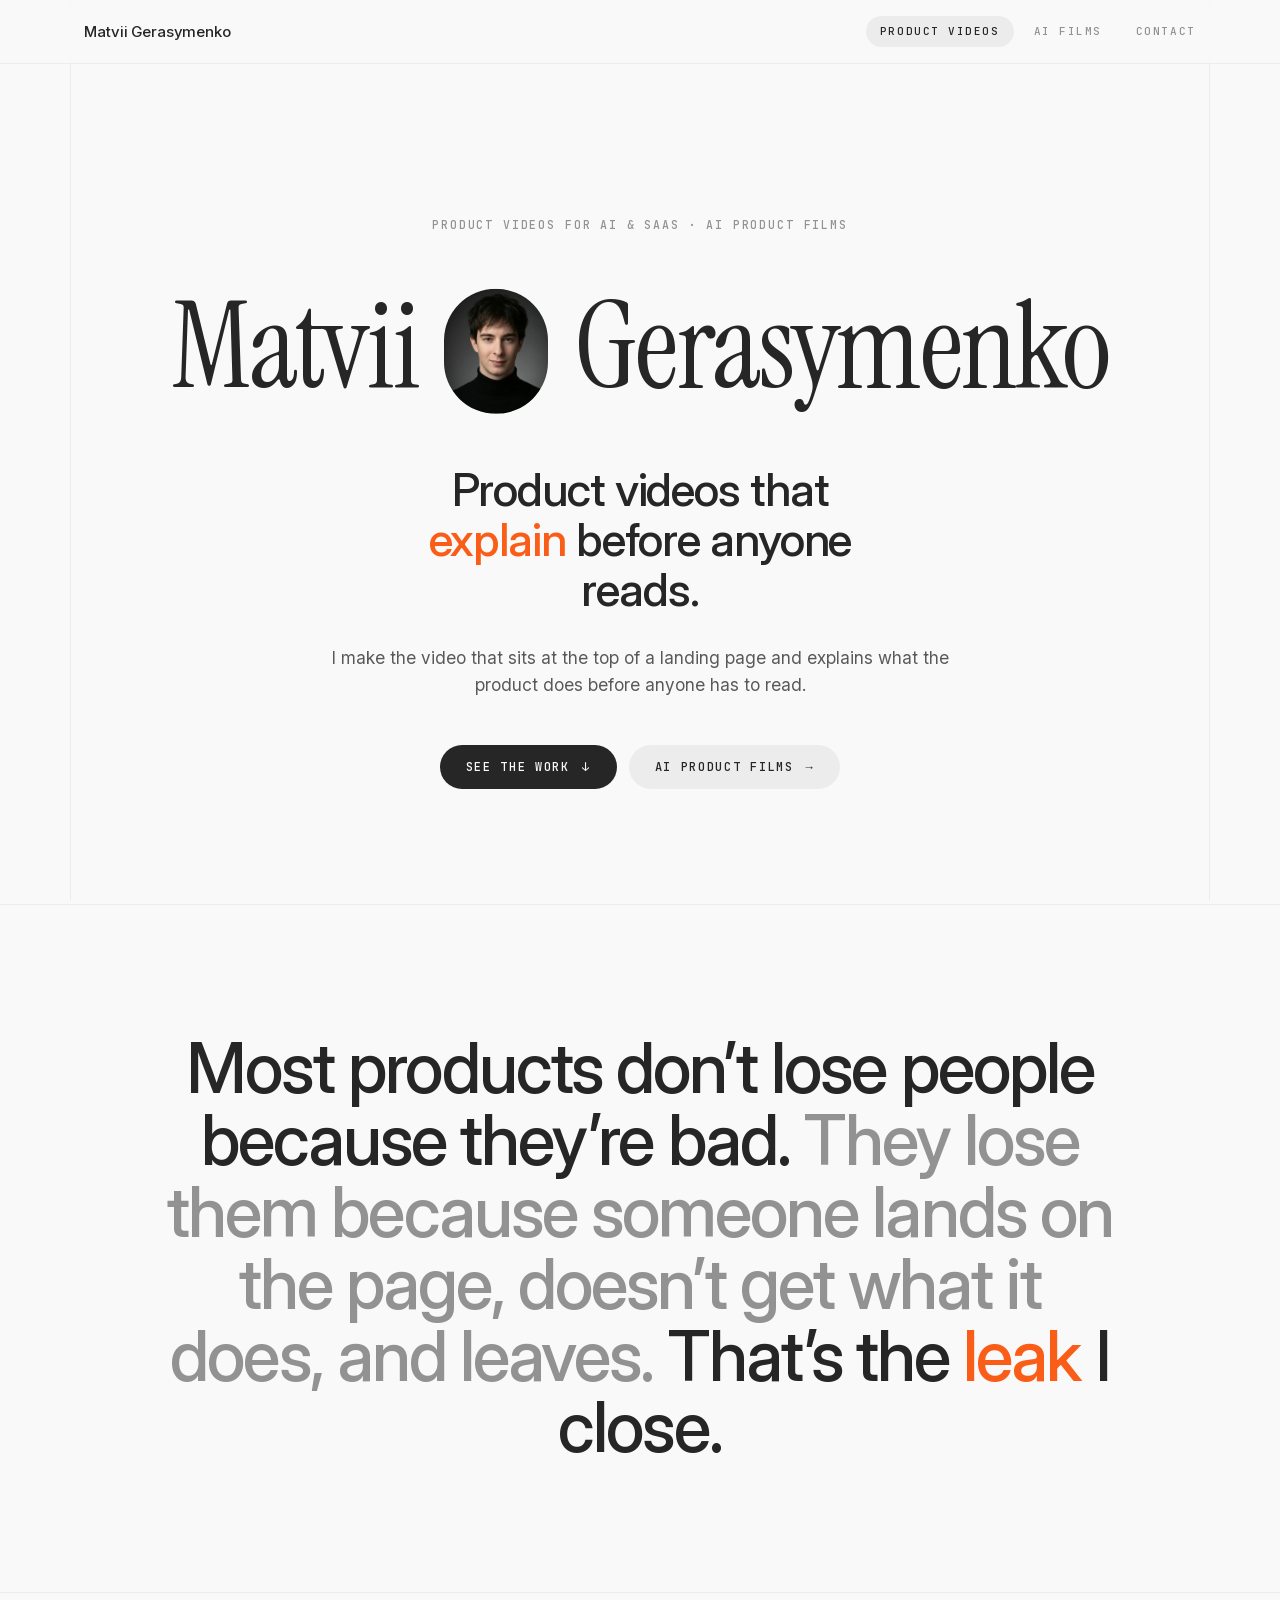
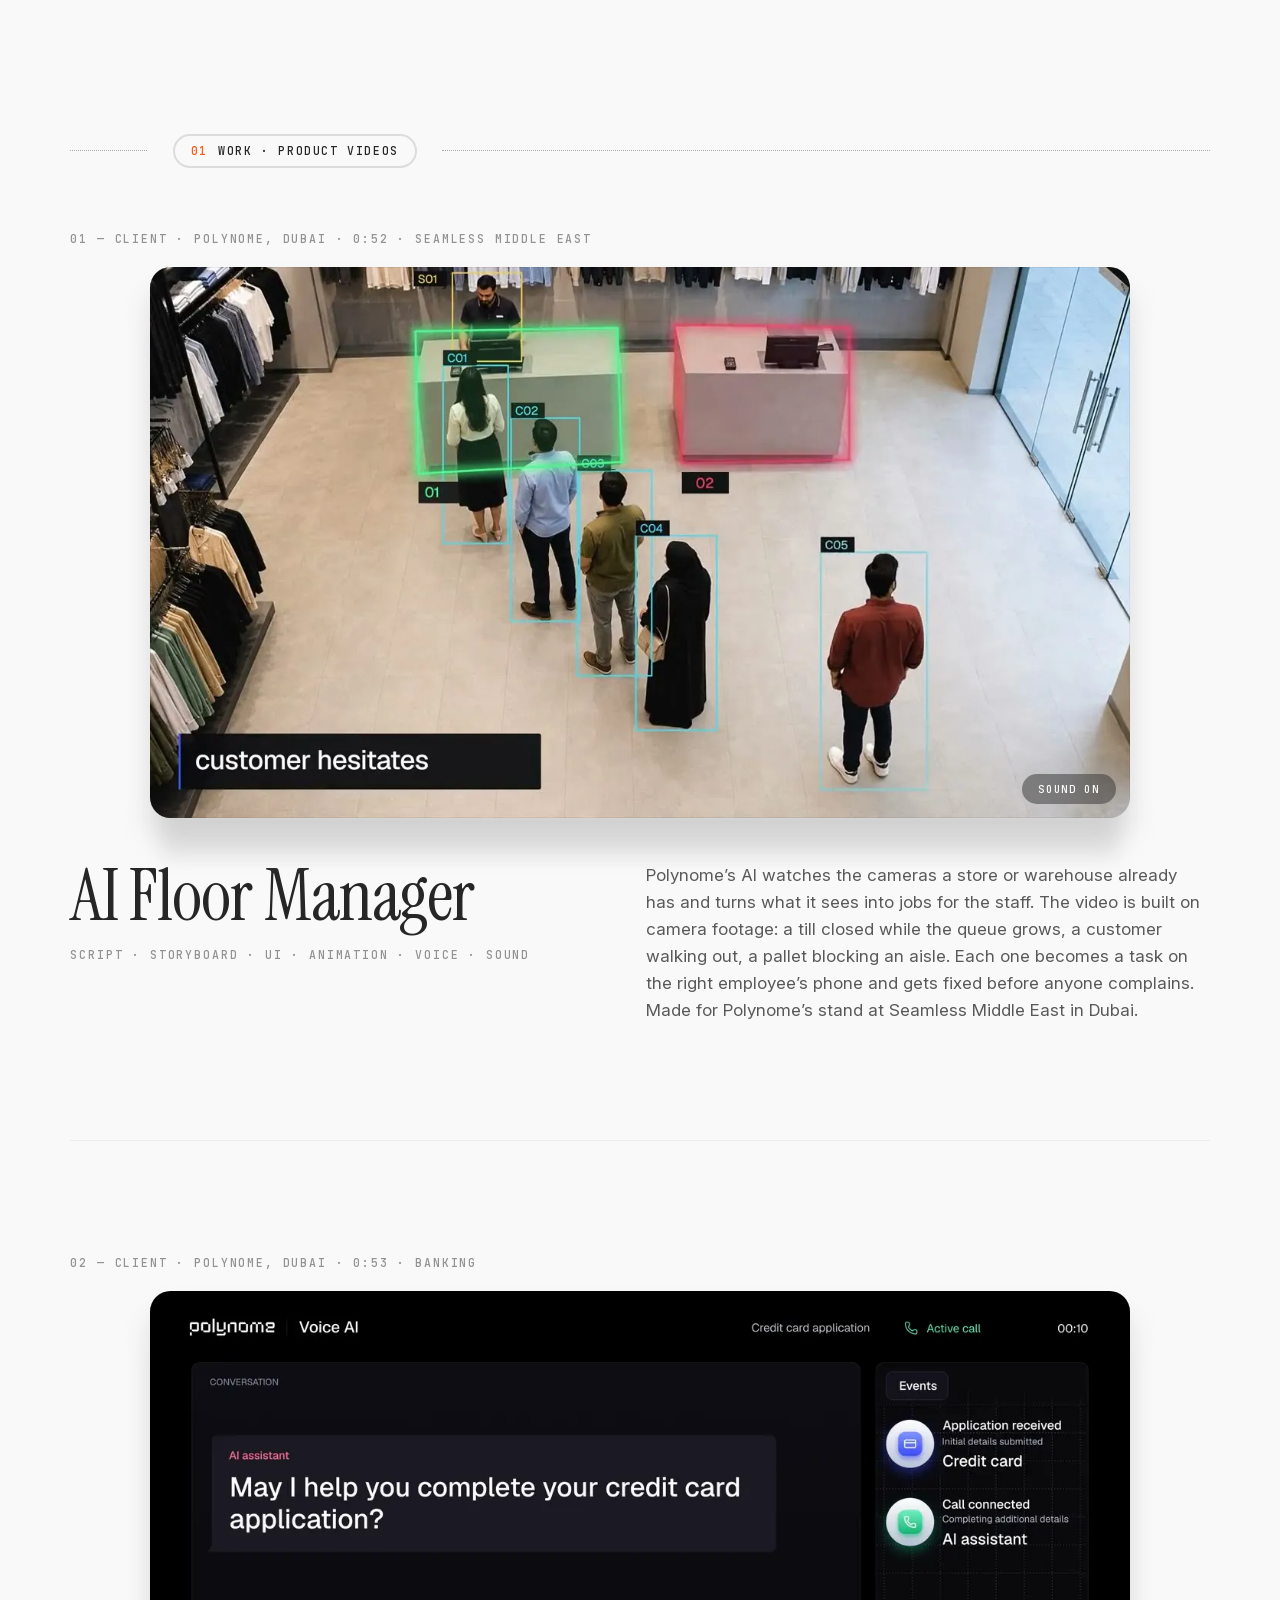
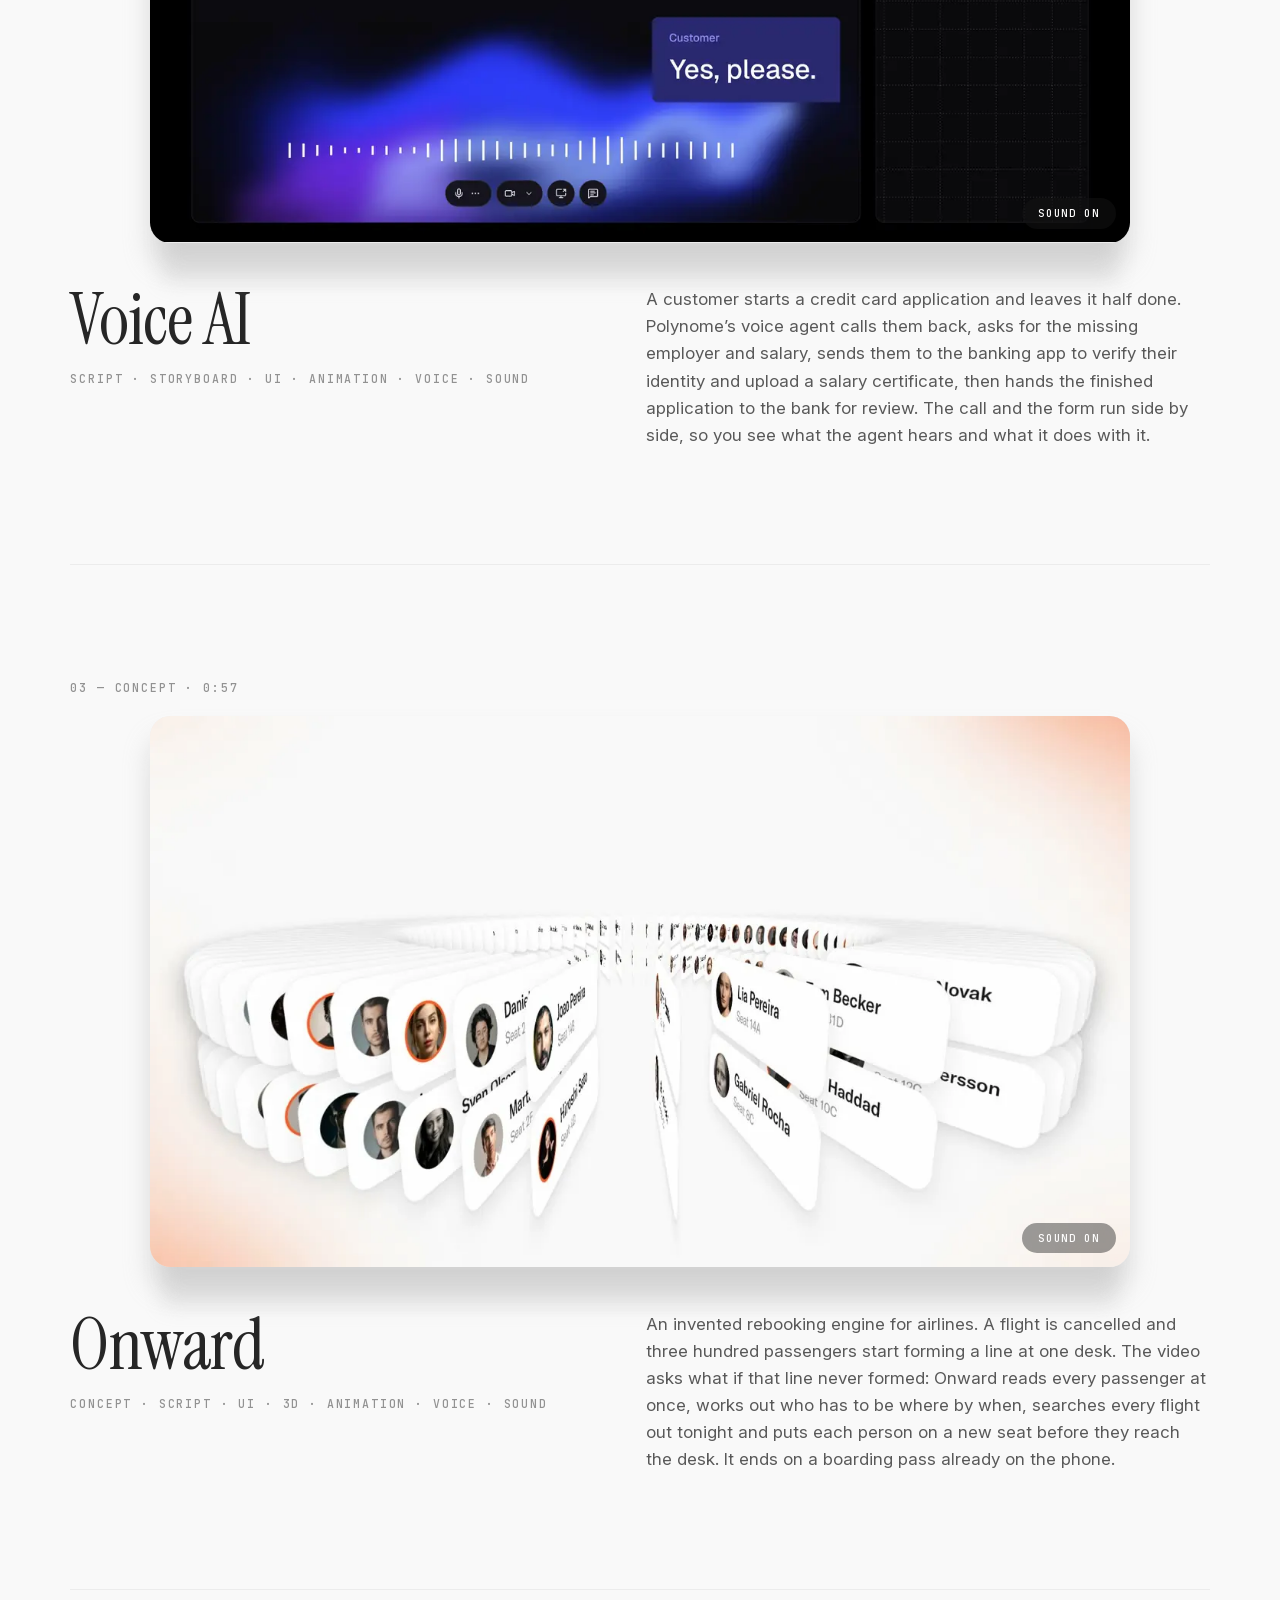
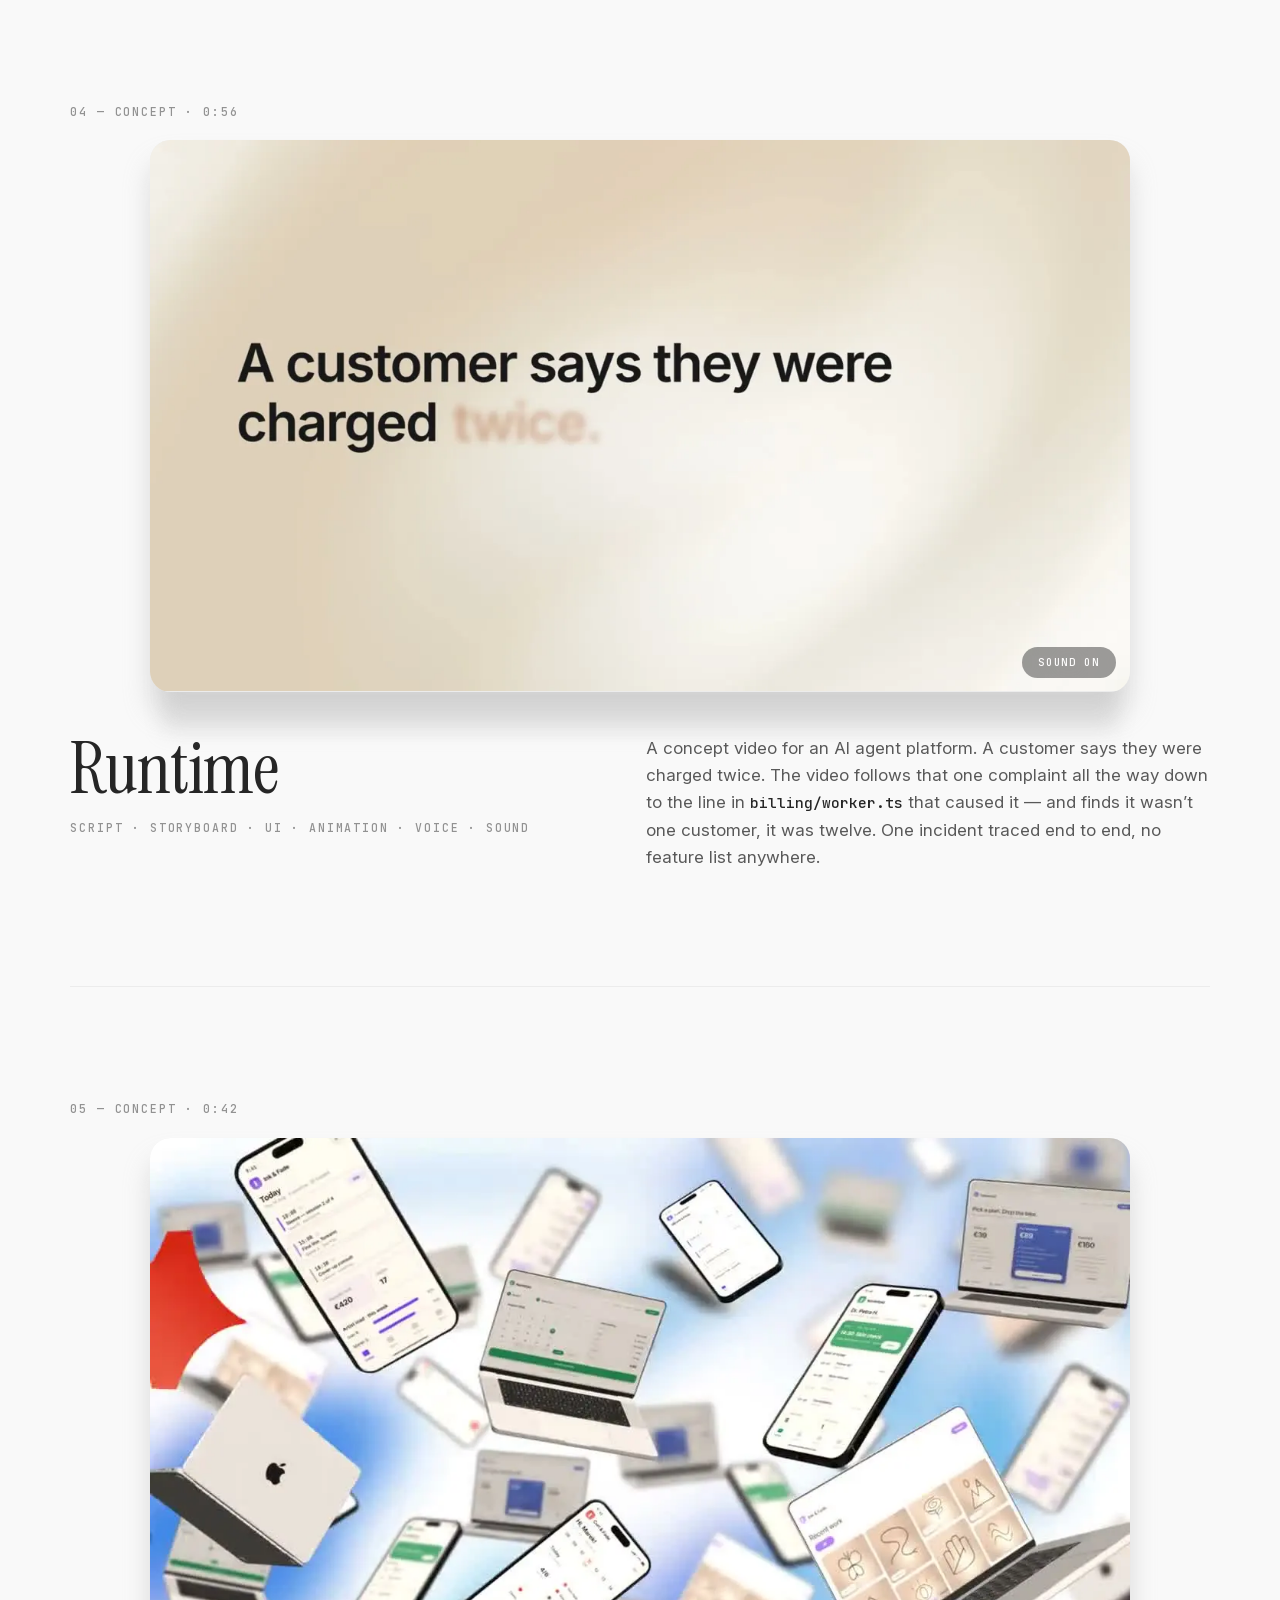
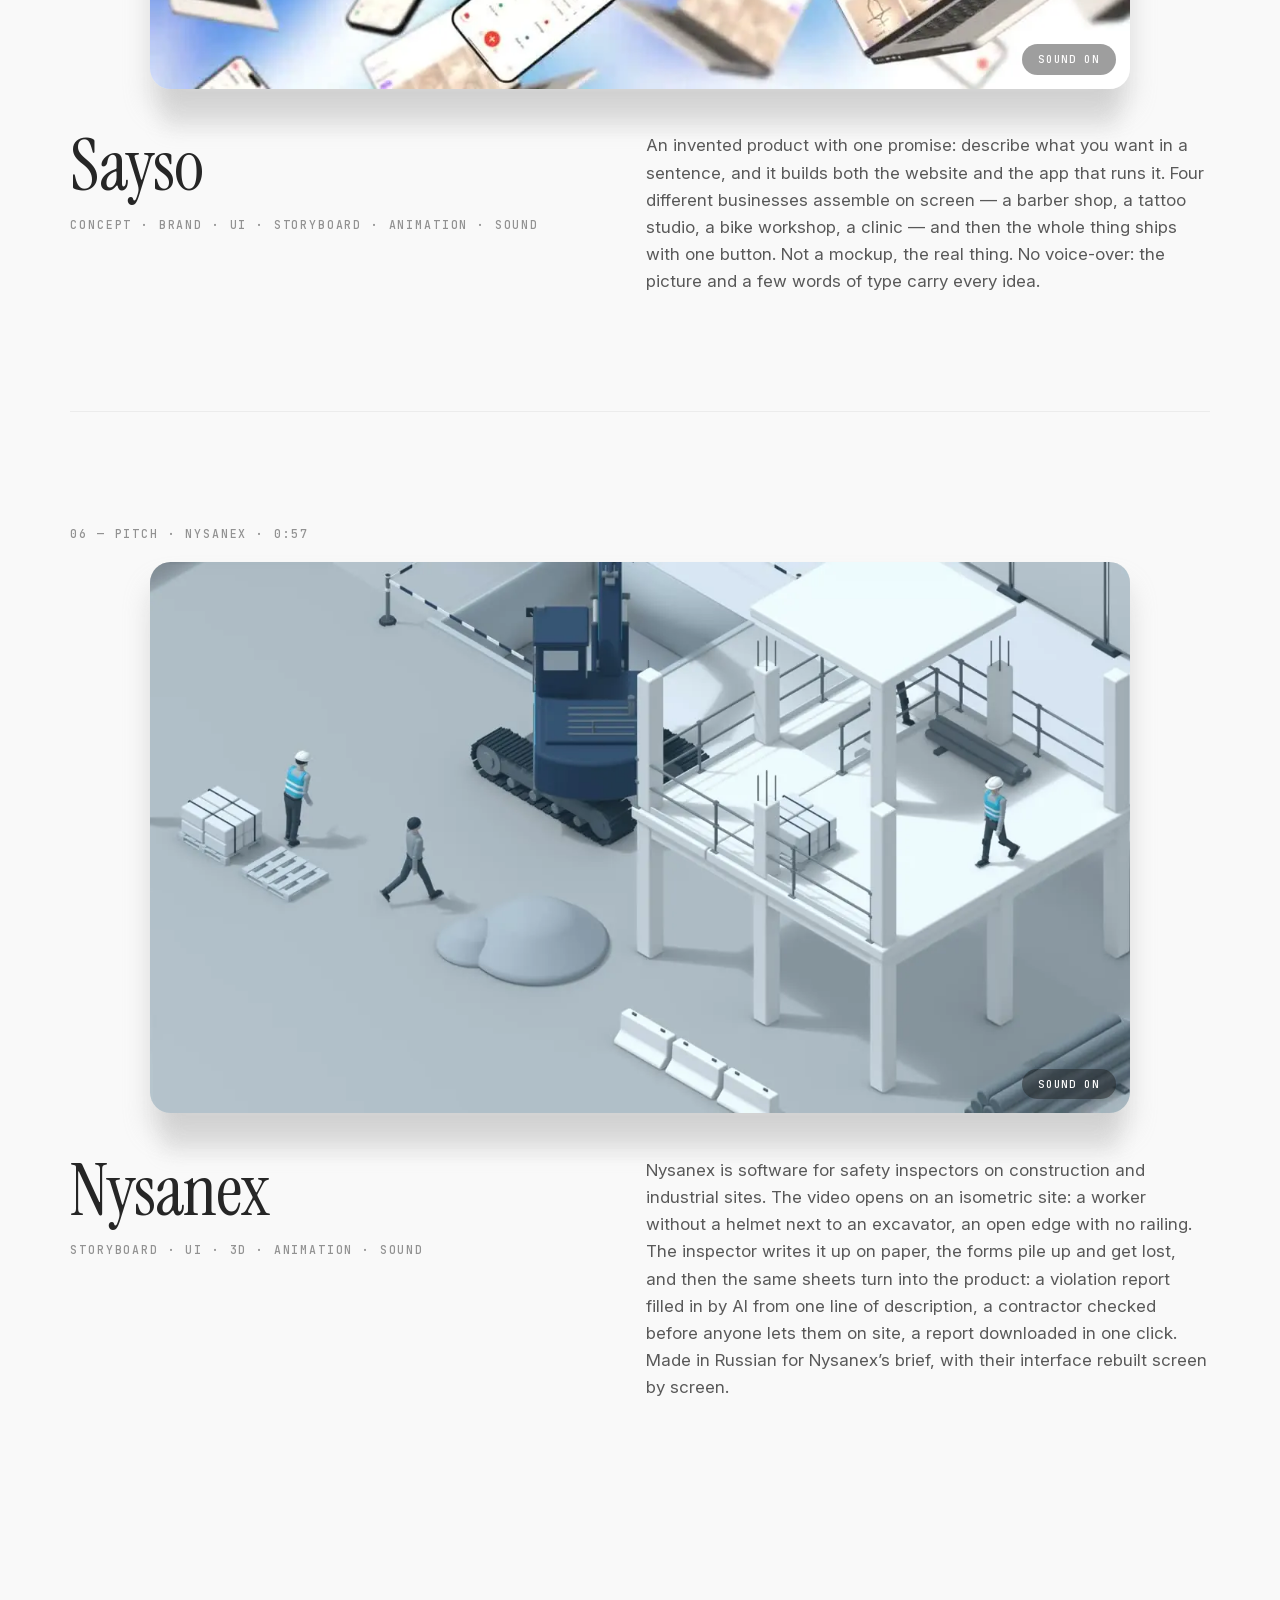
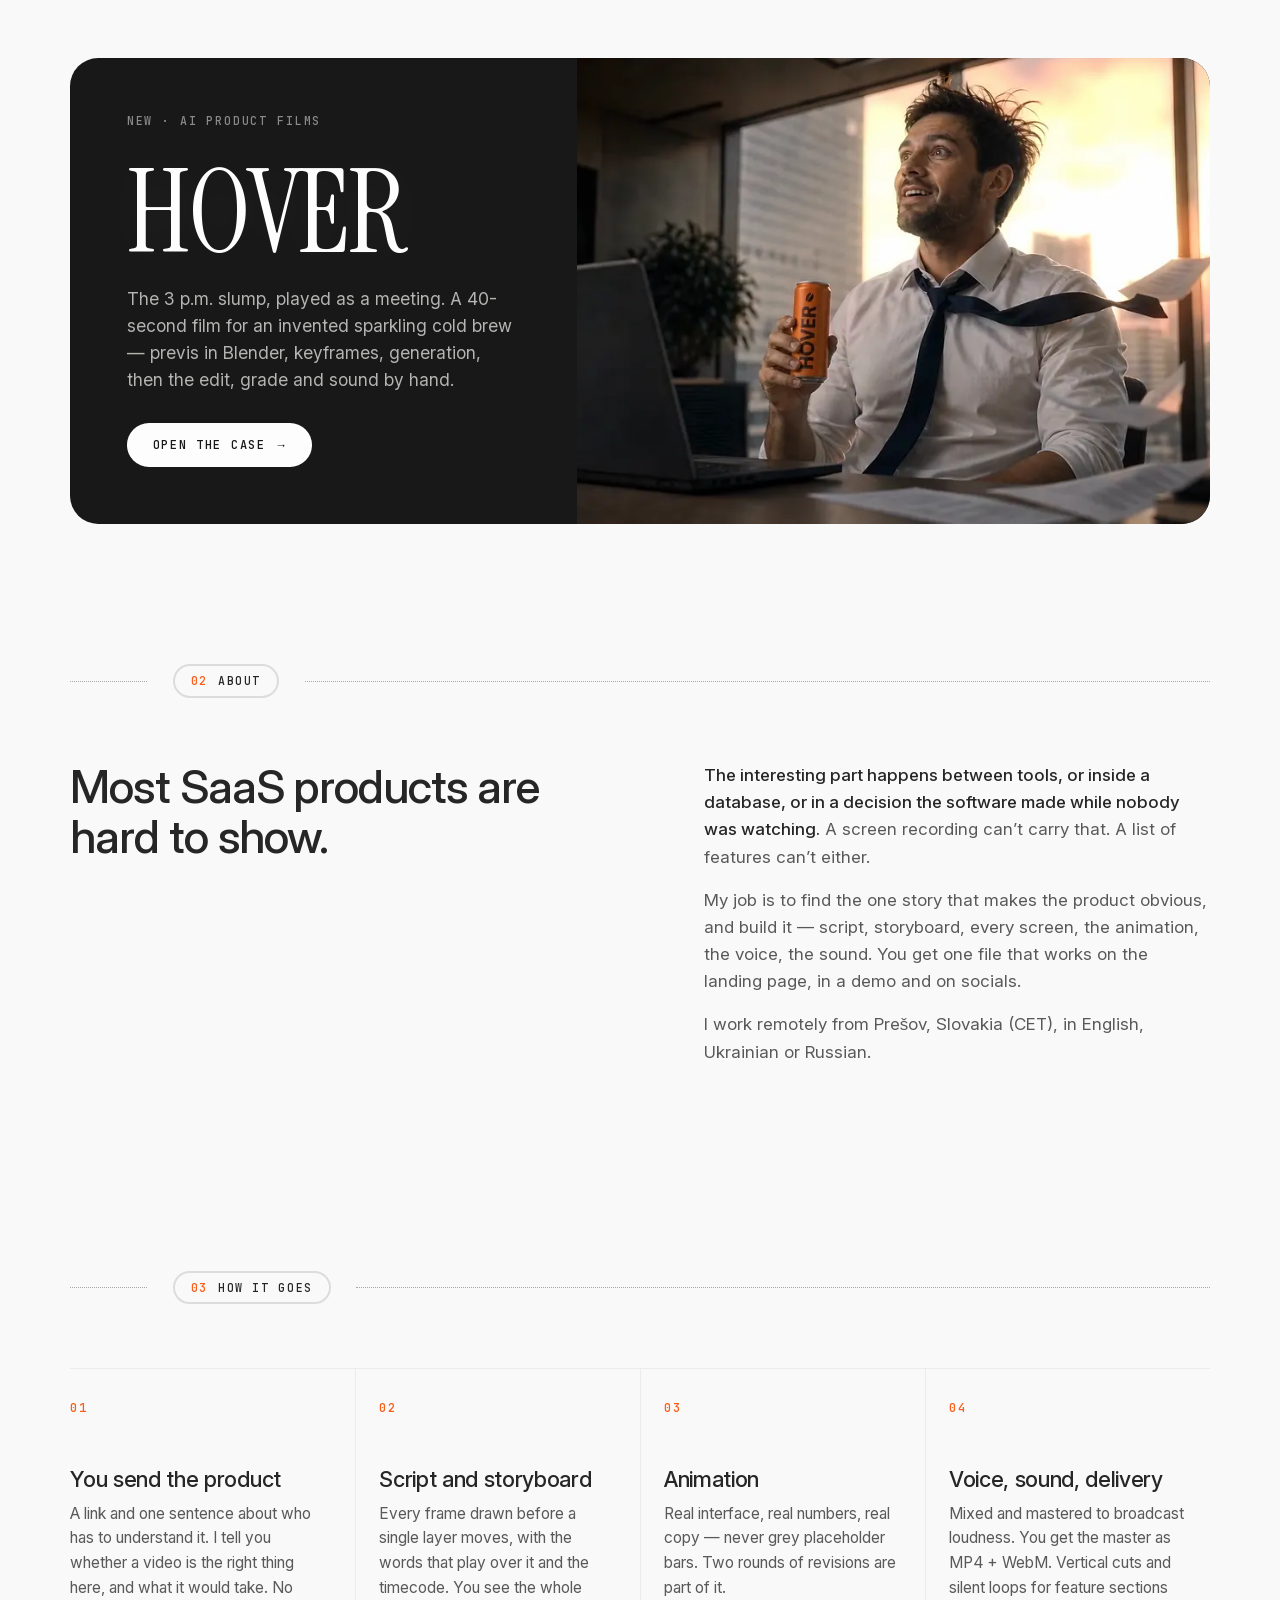
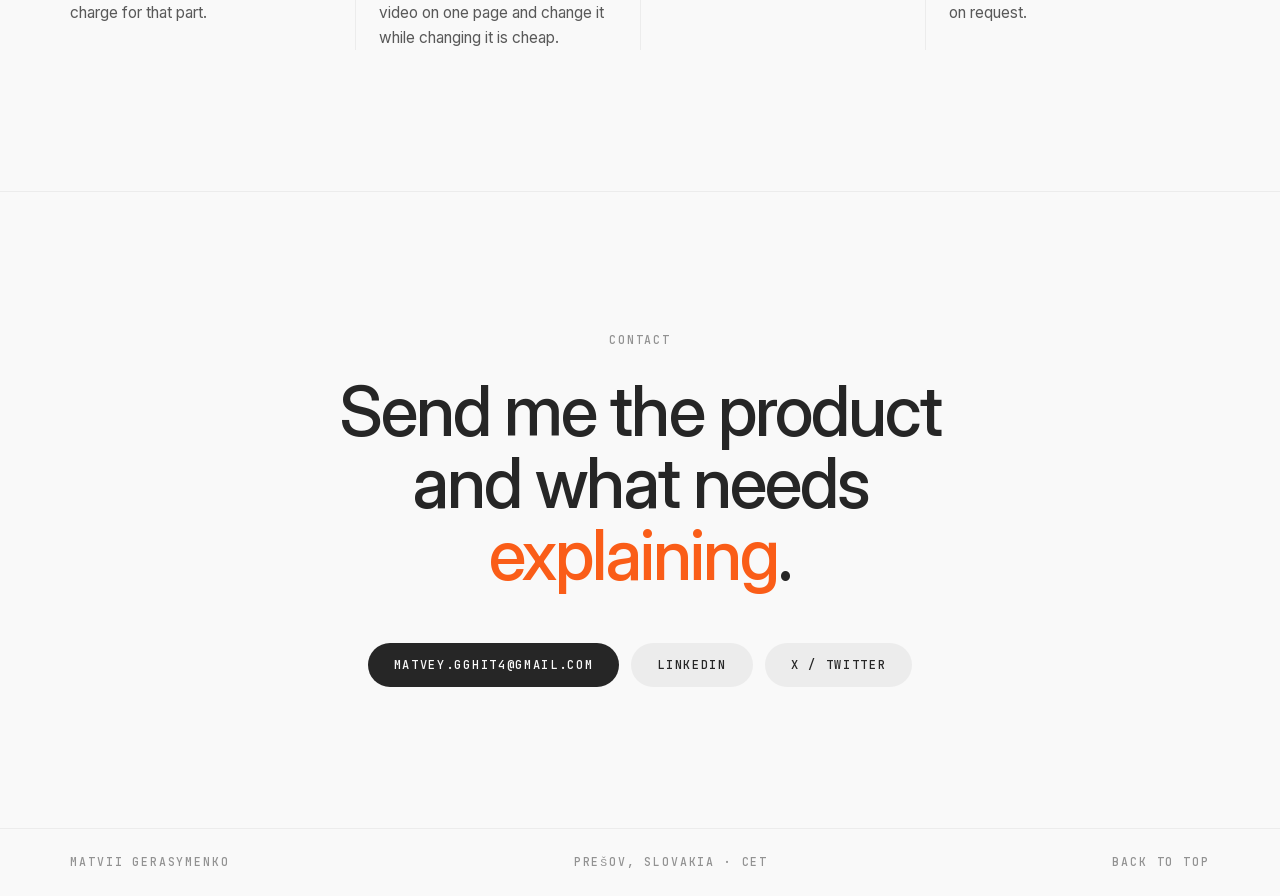
<file: index.html>
<!doctype html>
<html lang="en">
<head>
<meta charset="utf-8">
<meta name="viewport" content="width=device-width,initial-scale=1">
<title>Matvii Gerasymenko — Product videos for AI &amp; SaaS</title>
<meta name="description" content="Product videos for AI and SaaS products that are hard to show, built from the real interface — and AI product films with a story. Script, storyboard, animation, voice, sound: one person, start to finish.">
<meta property="og:title" content="Matvii Gerasymenko — Product videos for AI &amp; SaaS">
<meta property="og:description" content="Product videos for AI and SaaS products that are hard to show, built from the real interface.">
<meta property="og:image" content="https://matvii007.github.io/portfolio/assets/polynome-floor-poster.jpg">
<meta property="og:type" content="website">
<meta name="theme-color" content="#F9F9F9">
<link rel="preload" href="assets/fonts/Inter-normal-400_600.woff2" as="font" type="font/woff2" crossorigin>
<link rel="preload" href="assets/fonts/InstrumentSerif-normal-400.woff2" as="font" type="font/woff2" crossorigin>
<link rel="stylesheet" href="style.css?v=1119">
<script src="assets/js/site.js?v=1119" defer></script>
  <script defer src="https://cloud.umami.is/script.js" data-website-id="d5a8908f-6c57-4a4c-8c1d-a0067a50013b"></script>
</head>
<body>
<div class="frame" aria-hidden="true"></div>

<header class="head">
  <a class="brand" href="./">Matvii Gerasymenko</a>
  <nav class="nav" aria-label="Main">
    <a class="on" href="./" aria-current="page">Product videos</a>
    <a href="films/">AI films</a>
    <a href="#contact">Contact</a>
  </nav>
</header>

<main id="top">

  <section class="hero">
    <p class="label">Product videos for AI &amp; SaaS · AI product films</p>
    <h1 class="name">
      <span>Matvii</span>
      <span class="token"><img src="assets/matvii.webp" alt="Matvii Gerasymenko" width="480" height="600" fetchpriority="high"></span>
      <span>Gerasymenko</span>
    </h1>
    <p class="statement">Product videos that <em class="acc">explain</em> before anyone reads.</p>
    <p class="lead">I make the video that sits at the top of a landing page and explains what the product does before anyone has to read.</p>
    <div class="pills">
      <a class="pill solid" href="#work">See the work <span>&darr;</span></a>
      <a class="pill" href="films/">AI product films <span>&rarr;</span></a>
    </div>
  </section>

  <section class="claim">
    <p class="display">Most products don’t lose people because they’re bad. <span class="off">They lose them because someone lands on the page, doesn’t get what it does, and leaves.</span> That’s the <em class="acc">leak</em> I close.</p>
  </section>

  <section id="work" class="sec">
    <div class="guide"><span class="chip"><i>01</i> Work · product videos</span></div>

    <article class="proj">
      <p class="label">01 — Client · Polynome, Dubai · 0:52 · Seamless Middle East</p>
      <div class="win">
        <video data-loop src="assets/polynome-floor.mp4" poster="assets/polynome-floor-poster.webp" muted loop playsinline preload="none" width="1280" height="720"></video>
        <button class="glass sound" type="button">Sound on</button>
      </div>
      <div class="proj-meta">
        <div><h3>AI Floor Manager</h3><p class="label credits">Script · Storyboard · UI · Animation · Voice · Sound</p></div>
        <div class="body"><p>Polynome’s AI watches the cameras a store or warehouse already has and turns what it sees into jobs for the staff. The video is built on camera footage: a till closed while the queue grows, a customer walking out, a pallet blocking an aisle. Each one becomes a task on the right employee’s phone and gets fixed before anyone complains. Made for Polynome’s stand at Seamless Middle East in Dubai.</p></div>
      </div>
    </article>

    <article class="proj">
      <p class="label">02 — Client · Polynome, Dubai · 0:53 · Banking</p>
      <div class="win">
        <video data-loop src="assets/polynome-voice.mp4" poster="assets/polynome-voice-poster.webp" muted loop playsinline preload="none" width="1280" height="720"></video>
        <button class="glass sound" type="button">Sound on</button>
      </div>
      <div class="proj-meta">
        <div><h3>Voice AI</h3><p class="label credits">Script · Storyboard · UI · Animation · Voice · Sound</p></div>
        <div class="body"><p>A customer starts a credit card application and leaves it half done. Polynome’s voice agent calls them back, asks for the missing employer and salary, sends them to the banking app to verify their identity and upload a salary certificate, then hands the finished application to the bank for review. The call and the form run side by side, so you see what the agent hears and what it does with it.</p></div>
      </div>
    </article>

    <article class="proj">
      <p class="label">03 — Concept · 0:57</p>
      <div class="win">
        <video data-loop src="assets/onward.mp4" poster="assets/onward-poster.webp" muted loop playsinline preload="none" width="1280" height="720"></video>
        <button class="glass sound" type="button">Sound on</button>
      </div>
      <div class="proj-meta">
        <div><h3>Onward</h3><p class="label credits">Concept · Script · UI · 3D · Animation · Voice · Sound</p></div>
        <div class="body"><p>An invented rebooking engine for airlines. A flight is cancelled and three hundred passengers start forming a line at one desk. The video asks what if that line never formed: Onward reads every passenger at once, works out who has to be where by when, searches every flight out tonight and puts each person on a new seat before they reach the desk. It ends on a boarding pass already on the phone.</p></div>
      </div>
    </article>

    <article class="proj">
      <p class="label">04 — Concept · 0:56</p>
      <div class="win">
        <video data-loop src="assets/runtime.mp4" poster="assets/runtime-poster.webp" muted loop playsinline preload="none" width="1280" height="720"></video>
        <button class="glass sound" type="button">Sound on</button>
      </div>
      <div class="proj-meta">
        <div><h3>Runtime</h3><p class="label credits">Script · Storyboard · UI · Animation · Voice · Sound</p></div>
        <div class="body"><p>A concept video for an AI agent platform. A customer says they were charged twice. The video follows that one complaint all the way down to the line in <span class="code">billing/worker.ts</span> that caused it — and finds it wasn’t one customer, it was twelve. One incident traced end to end, no feature list anywhere.</p></div>
      </div>
    </article>

    <article class="proj">
      <p class="label">05 — Concept · 0:42</p>
      <div class="win">
        <video data-loop src="assets/sayso.mp4" poster="assets/sayso-poster.webp" muted loop playsinline preload="none" width="1280" height="720"></video>
        <button class="glass sound" type="button">Sound on</button>
      </div>
      <div class="proj-meta">
        <div><h3>Sayso</h3><p class="label credits">Concept · Brand · UI · Storyboard · Animation · Sound</p></div>
        <div class="body"><p>An invented product with one promise: describe what you want in a sentence, and it builds both the website and the app that runs it. Four different businesses assemble on screen — a barber shop, a tattoo studio, a bike workshop, a clinic — and then the whole thing ships with one button. Not a mockup, the real thing. No voice-over: the picture and a few words of type carry every idea.</p></div>
      </div>
    </article>

    <article class="proj">
      <p class="label">06 — Pitch · Nysanex · 0:57</p>
      <div class="win">
        <video data-loop src="assets/nysanex.mp4" poster="assets/nysanex-poster.webp" muted loop playsinline preload="none" width="1280" height="720"></video>
        <button class="glass sound" type="button">Sound on</button>
      </div>
      <div class="proj-meta">
        <div><h3>Nysanex</h3><p class="label credits">Storyboard · UI · 3D · Animation · Sound</p></div>
        <div class="body"><p>Nysanex is software for safety inspectors on construction and industrial sites. The video opens on an isometric site: a worker without a helmet next to an excavator, an open edge with no railing. The inspector writes it up on paper, the forms pile up and get lost, and then the same sheets turn into the product: a violation report filled in by AI from one line of description, a contractor checked before anyone lets them on site, a report downloaded in one click. Made in Russian for Nysanex’s brief, with their interface rebuilt screen by screen.</p></div>
      </div>
    </article>
  </section>

  <a class="slab night" href="films/hover/" aria-label="HOVER — AI product film case study">
    <div class="txt">
      <p class="label">New · AI product films</p>
      <div>
        <p class="title-serif">HOVER</p>
        <p class="lead" style="margin-top:18px">The 3 p.m. slump, played as a meeting. A 40-second film for an invented sparkling cold brew — previs in Blender, keyframes, generation, then the edit, grade and sound by hand.</p>
      </div>
      <span class="pill solid" style="align-self:flex-start">Open the case <span>&rarr;</span></span>
    </div>
    <div class="vid"><video data-loop src="films/hover/media/teaser.mp4" poster="films/hover/media/poster-960.webp" muted loop playsinline preload="none"></video></div>
  </a>

  <section id="about" class="sec">
    <div class="guide"><span class="chip"><i>02</i> About</span></div>
    <div class="about">
      <p class="statement">Most SaaS products are hard to show.</p>
      <div class="body">
        <p><b>The interesting part happens between tools, or inside a database, or in a decision the software made while nobody was watching.</b> A screen recording can’t carry that. A list of features can’t either.</p>
        <p>My job is to find the one story that makes the product obvious, and build it — script, storyboard, every screen, the animation, the voice, the sound. You get one file that works on the landing page, in a demo and on socials.</p>
        <p>I work remotely from Prešov, Slovakia (CET), in English, Ukrainian or Russian.</p>
      </div>
    </div>
  </section>

  <section id="process" class="sec tight">
    <div class="guide"><span class="chip"><i>03</i> How it goes</span></div>
    <ol class="steps">
      <li><span class="n">01</span><h4>You send the product</h4><p>A link and one sentence about who has to understand it. I tell you whether a video is the right thing here, and what it would take. No charge for that part.</p></li>
      <li><span class="n">02</span><h4>Script and storyboard</h4><p>Every frame drawn before a single layer moves, with the words that play over it and the timecode. You see the whole video on one page and change it while changing it is cheap.</p></li>
      <li><span class="n">03</span><h4>Animation</h4><p>Real interface, real numbers, real copy — never grey placeholder bars. Two rounds of revisions are part of it.</p></li>
      <li><span class="n">04</span><h4>Voice, sound, delivery</h4><p>Mixed and mastered to broadcast loudness. You get the master as MP4 + WebM. Vertical cuts and silent loops for feature sections on request.</p></li>
    </ol>
  </section>

  <section id="contact" class="sec contact center rule-top">
    <p class="label" style="margin-bottom:28px">Contact</p>
    <p class="display">Send me the product and what needs <em class="acc">explaining</em>.</p>
    <div class="pills">
      <a class="pill solid" href="mailto:matvey.gghit4@gmail.com">matvey.gghit4@gmail.com</a>
      <a class="pill" href="https://www.linkedin.com/in/matvii-gerasymenko/" target="_blank" rel="noopener">LinkedIn</a>
      <a class="pill" href="https://x.com/matvii_motion" target="_blank" rel="noopener">X / Twitter</a>
    </div>
  </section>

</main>

<footer class="foot label">
  <span>Matvii Gerasymenko</span>
  <span>Prešov, Slovakia · CET</span>
  <a href="#top">Back to top</a>
</footer>
</body>
</html>
</file>
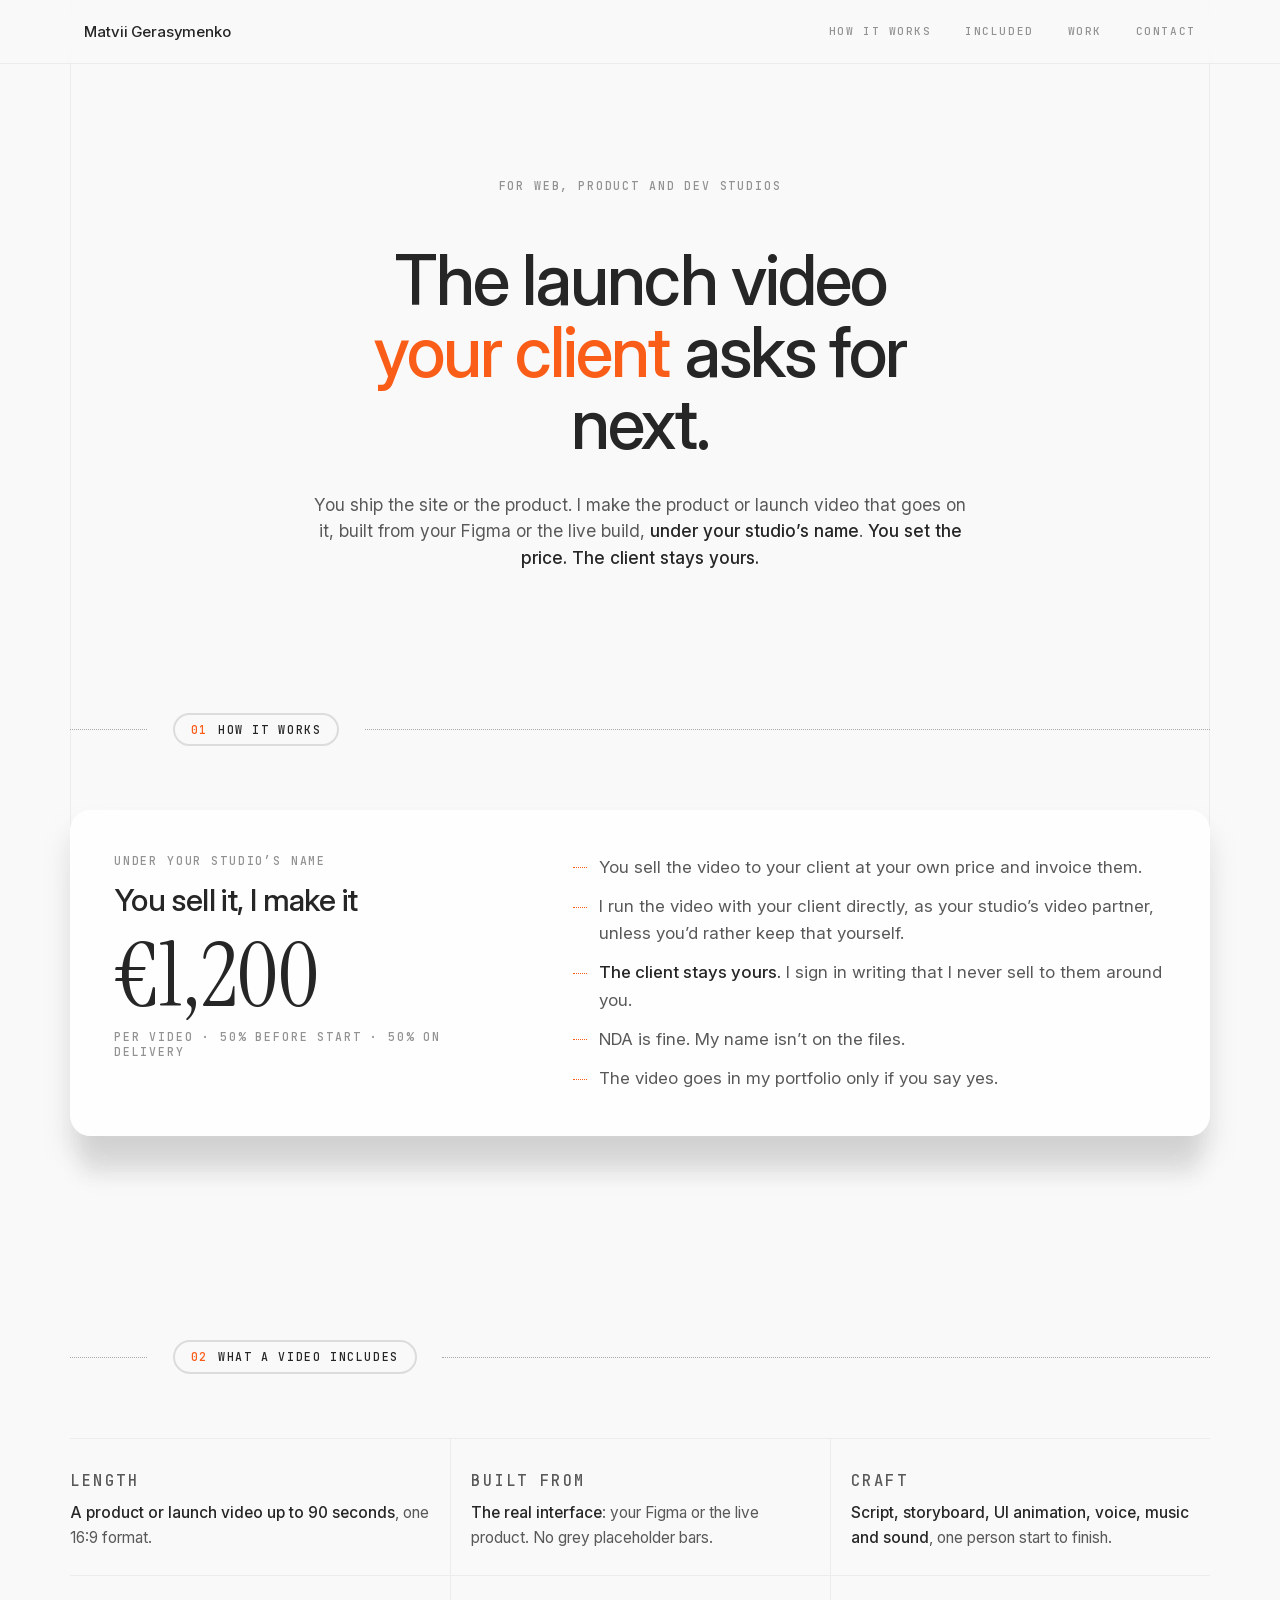
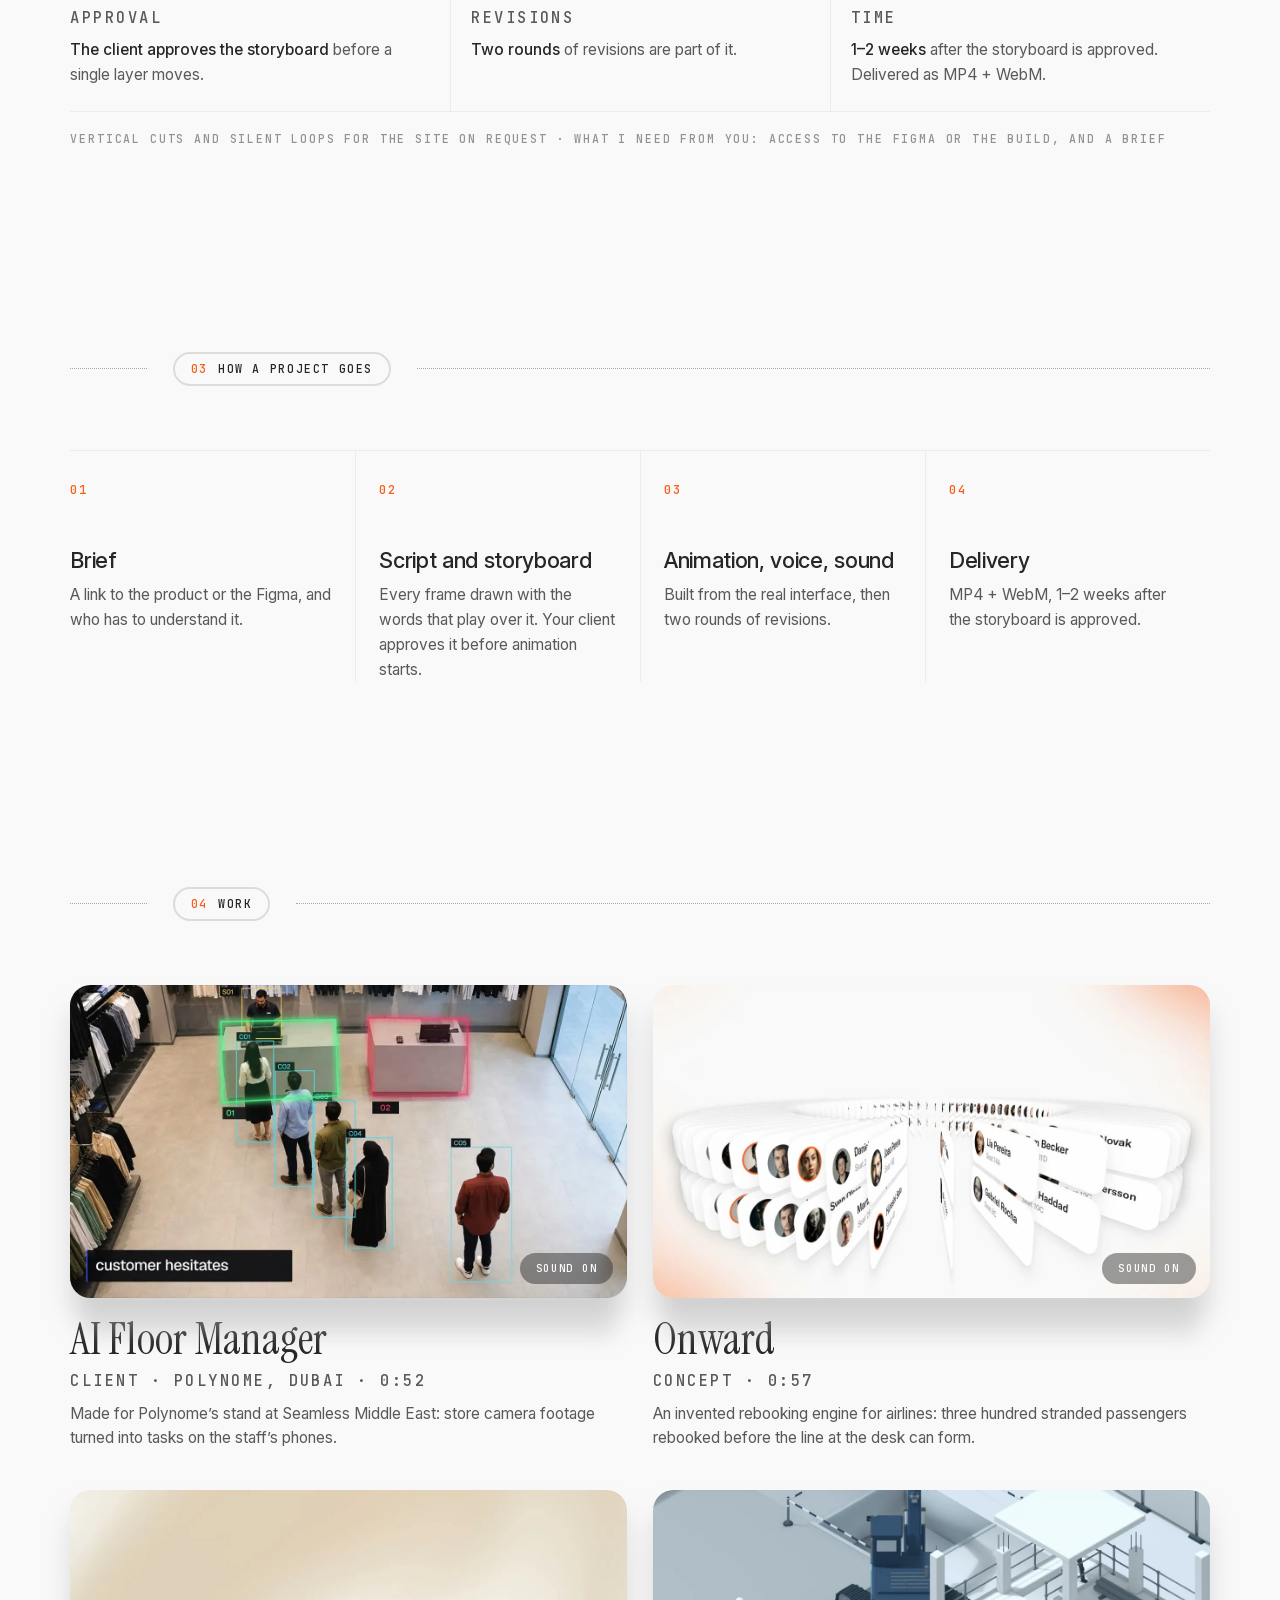
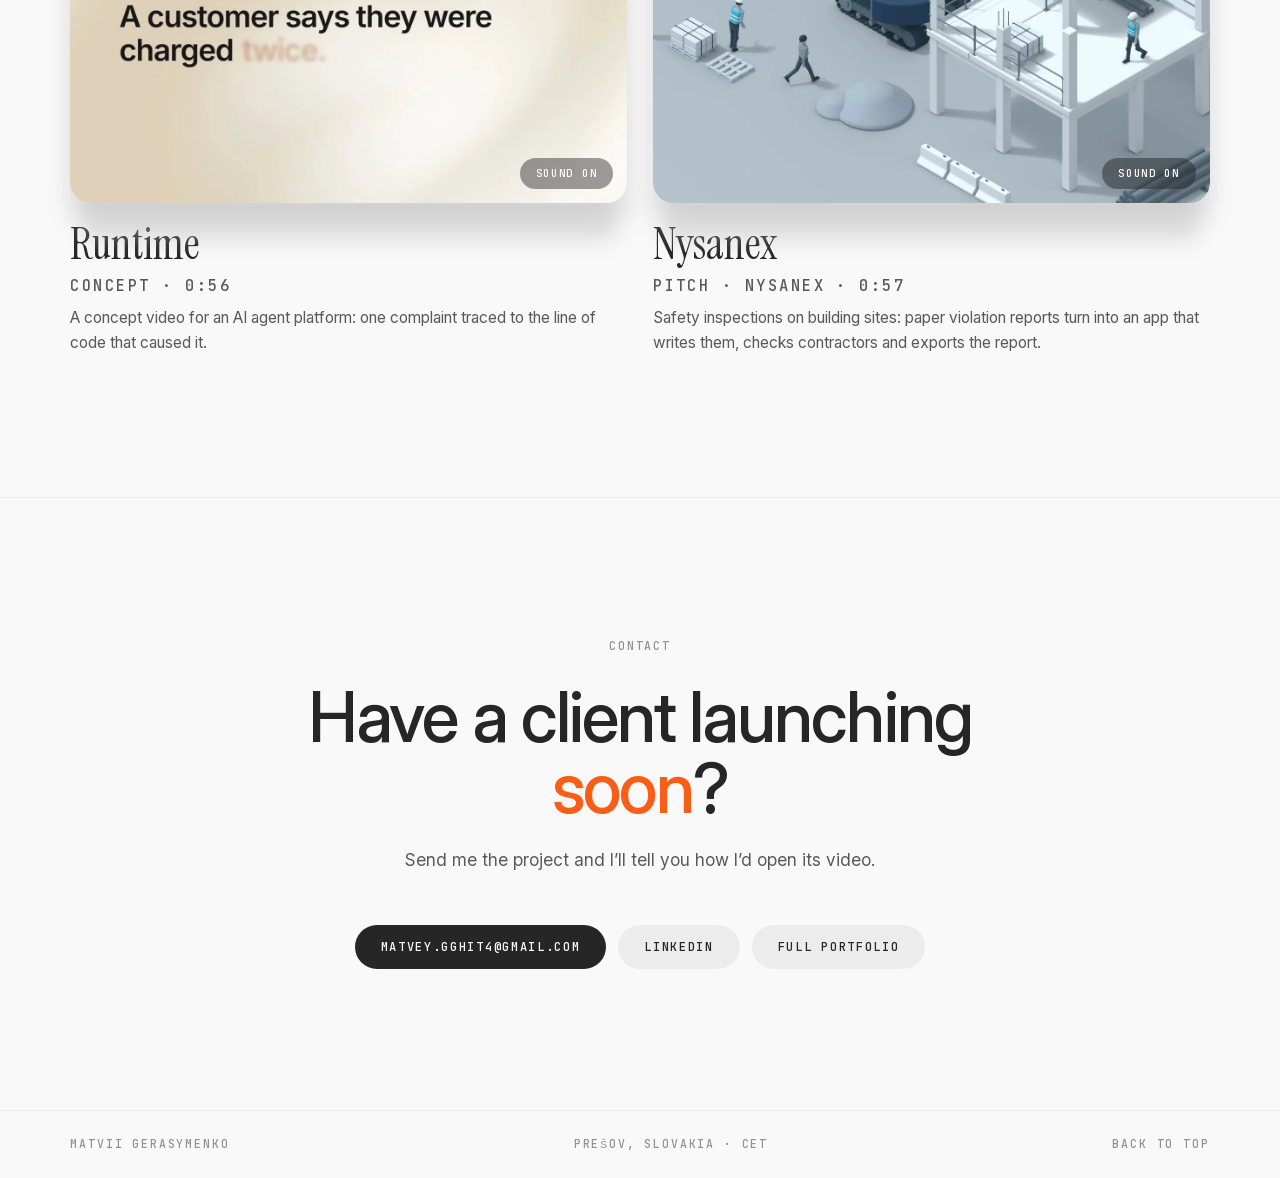
<file: agencies/index.html>
<!doctype html>
<html lang="en">
<head>
<meta charset="utf-8">
<meta name="viewport" content="width=device-width,initial-scale=1">
<title>For studios — Matvii Gerasymenko, product videos</title>
<meta name="description" content="Product and launch videos for your studio's clients, built from your Figma or the live product, under your studio's name. You set the price, the client stays yours.">
<meta property="og:title" content="Product videos for your studio's clients">
<meta property="og:description" content="Built from your Figma or the live product, under your studio's name. You set the price, the client stays yours.">
<meta property="og:image" content="https://matvii007.github.io/portfolio/assets/polynome-floor-poster.jpg">
<meta name="theme-color" content="#F9F9F9">
<meta name="robots" content="noindex, nofollow">
<link rel="preload" href="../assets/fonts/Inter-normal-400_600.woff2" as="font" type="font/woff2" crossorigin>
<link rel="stylesheet" href="../style.css?v=1119">
<script src="../assets/js/site.js?v=1119" defer></script>
<style>
  @page{size:A4;margin:0}
  @media print{
    body{font-size:12px;-webkit-print-color-adjust:exact;print-color-adjust:exact}
    .sec{padding:22px 28px}.hero{min-height:auto;padding:28px}
    .pwork{grid-template-columns:repeat(4,1fr);gap:12px}.pwork p{display:none}.pwork h3{font-size:18px;margin:8px 0 4px}
    .offer,.incl,#process,#work{break-inside:avoid}
  }
</style>
  <script defer src="https://cloud.umami.is/script.js" data-website-id="d5a8908f-6c57-4a4c-8c1d-a0067a50013b"></script>
</head>
<body>
<div class="frame" aria-hidden="true"></div>

<header class="head">
  <a class="brand" href="../">Matvii Gerasymenko</a>
  <nav class="nav" aria-label="Sections">
    <a href="#models">How it works</a>
    <a href="#included">Included</a>
    <a href="#work">Work</a>
    <a href="#contact">Contact</a>
  </nav>
</header>

<main id="top">

  <section class="hero" style="min-height:auto">
    <p class="label">For web, product and dev studios</p>
    <h1 class="display" style="max-width:14ch">The launch video <em class="acc">your client</em> asks for next.</h1>
    <p class="lead">You ship the site or the product. I make the product or launch video that goes on it, built from your Figma or the live build, <b style="color:var(--ink);font-weight:500">under your studio’s name</b>. <b style="color:var(--ink);font-weight:500">You set the price. The client stays yours.</b></p>
  </section>

  <section id="models" class="sec tight">
    <div class="guide"><span class="chip"><i>01</i> How it works</span></div>
    <div class="offer">
      <div>
        <p class="label">Under your studio’s name</p>
        <h3>You sell it, I make it</h3>
        <p class="price">€1,200</p>
        <p class="label">Per video · 50% before start · 50% on delivery</p>
      </div>
      <ul class="ticks">
        <li>You sell the video to your client at your own price and invoice them.</li>
        <li>I run the video with your client directly, as your studio’s video partner, unless you’d rather keep that yourself.</li>
        <li><b>The client stays yours.</b> I sign in writing that I never sell to them around you.</li>
        <li>NDA is fine. My name isn’t on the files.</li>
        <li>The video goes in my portfolio only if you say yes.</li>
      </ul>
    </div>
  </section>

  <section id="included" class="sec tight">
    <div class="guide"><span class="chip"><i>02</i> What a video includes</span></div>
    <div class="incl">
      <div><p class="label">Length</p><p><b>A product or launch video up to 90 seconds</b>, one 16:9 format.</p></div>
      <div><p class="label">Built from</p><p><b>The real interface</b>: your Figma or the live product. No grey placeholder bars.</p></div>
      <div><p class="label">Craft</p><p><b>Script, storyboard, UI animation, voice, music and sound</b>, one person start to finish.</p></div>
      <div><p class="label">Approval</p><p><b>The client approves the storyboard</b> before a single layer moves.</p></div>
      <div><p class="label">Revisions</p><p><b>Two rounds</b> of revisions are part of it.</p></div>
      <div><p class="label">Time</p><p><b>1–2 weeks</b> after the storyboard is approved. Delivered as MP4 + WebM.</p></div>
    </div>
    <p class="label no-print" style="margin-top:20px">Vertical cuts and silent loops for the site on request · What I need from you: access to the Figma or the build, and a brief</p>
  </section>

  <section id="process" class="sec tight">
    <div class="guide"><span class="chip"><i>03</i> How a project goes</span></div>
    <ol class="steps">
      <li><span class="n">01</span><h4>Brief</h4><p>A link to the product or the Figma, and who has to understand it.</p></li>
      <li><span class="n">02</span><h4>Script and storyboard</h4><p>Every frame drawn with the words that play over it. Your client approves it before animation starts.</p></li>
      <li><span class="n">03</span><h4>Animation, voice, sound</h4><p>Built from the real interface, then two rounds of revisions.</p></li>
      <li><span class="n">04</span><h4>Delivery</h4><p>MP4 + WebM, 1–2 weeks after the storyboard is approved.</p></li>
    </ol>
  </section>

  <section id="work" class="sec tight">
    <div class="guide"><span class="chip"><i>04</i> Work</span></div>
    <div class="pwork">
      <article>
        <div class="win"><video data-loop src="../assets/polynome-floor.mp4" poster="../assets/polynome-floor-poster.webp" muted loop playsinline preload="none" width="1280" height="720"></video><button class="glass sound" type="button">Sound on</button></div>
        <h3>AI Floor Manager</h3>
        <p class="label">Client · Polynome, Dubai · 0:52</p>
        <p>Made for Polynome’s stand at Seamless Middle East: store camera footage turned into tasks on the staff’s phones.</p>
      </article>
      <article>
        <div class="win"><video data-loop src="../assets/onward.mp4" poster="../assets/onward-poster.webp" muted loop playsinline preload="none" width="1280" height="720"></video><button class="glass sound" type="button">Sound on</button></div>
        <h3>Onward</h3>
        <p class="label">Concept · 0:57</p>
        <p>An invented rebooking engine for airlines: three hundred stranded passengers rebooked before the line at the desk can form.</p>
      </article>
      <article>
        <div class="win"><video data-loop src="../assets/runtime.mp4" poster="../assets/runtime-poster.webp" muted loop playsinline preload="none" width="1280" height="720"></video><button class="glass sound" type="button">Sound on</button></div>
        <h3>Runtime</h3>
        <p class="label">Concept · 0:56</p>
        <p>A concept video for an AI agent platform: one complaint traced to the line of code that caused it.</p>
      </article>
      <article>
        <div class="win"><video data-loop src="../assets/nysanex.mp4" poster="../assets/nysanex-poster.webp" muted loop playsinline preload="none" width="1280" height="720"></video><button class="glass sound" type="button">Sound on</button></div>
        <h3>Nysanex</h3>
        <p class="label">Pitch · Nysanex · 0:57</p>
        <p>Safety inspections on building sites: paper violation reports turn into an app that writes them, checks contractors and exports the report.</p>
      </article>
    </div>
  </section>

  <section id="contact" class="sec contact center rule-top">
    <p class="label" style="margin-bottom:28px">Contact</p>
    <p class="display">Have a client launching <em class="acc">soon</em>?</p>
    <p class="lead" style="margin-top:22px">Send me the project and I’ll tell you how I’d open its video.</p>
    <div class="pills">
      <a class="pill solid" href="mailto:matvey.gghit4@gmail.com">matvey.gghit4@gmail.com</a>
      <a class="pill" href="https://www.linkedin.com/in/matvii-gerasymenko/" target="_blank" rel="noopener">LinkedIn</a>
      <a class="pill" href="../">Full portfolio</a>
    </div>
  </section>

</main>

<footer class="foot label">
  <span>Matvii Gerasymenko</span>
  <span>Prešov, Slovakia · CET</span>
  <a href="#top">Back to top</a>
</footer>
</body>
</html>
</file>
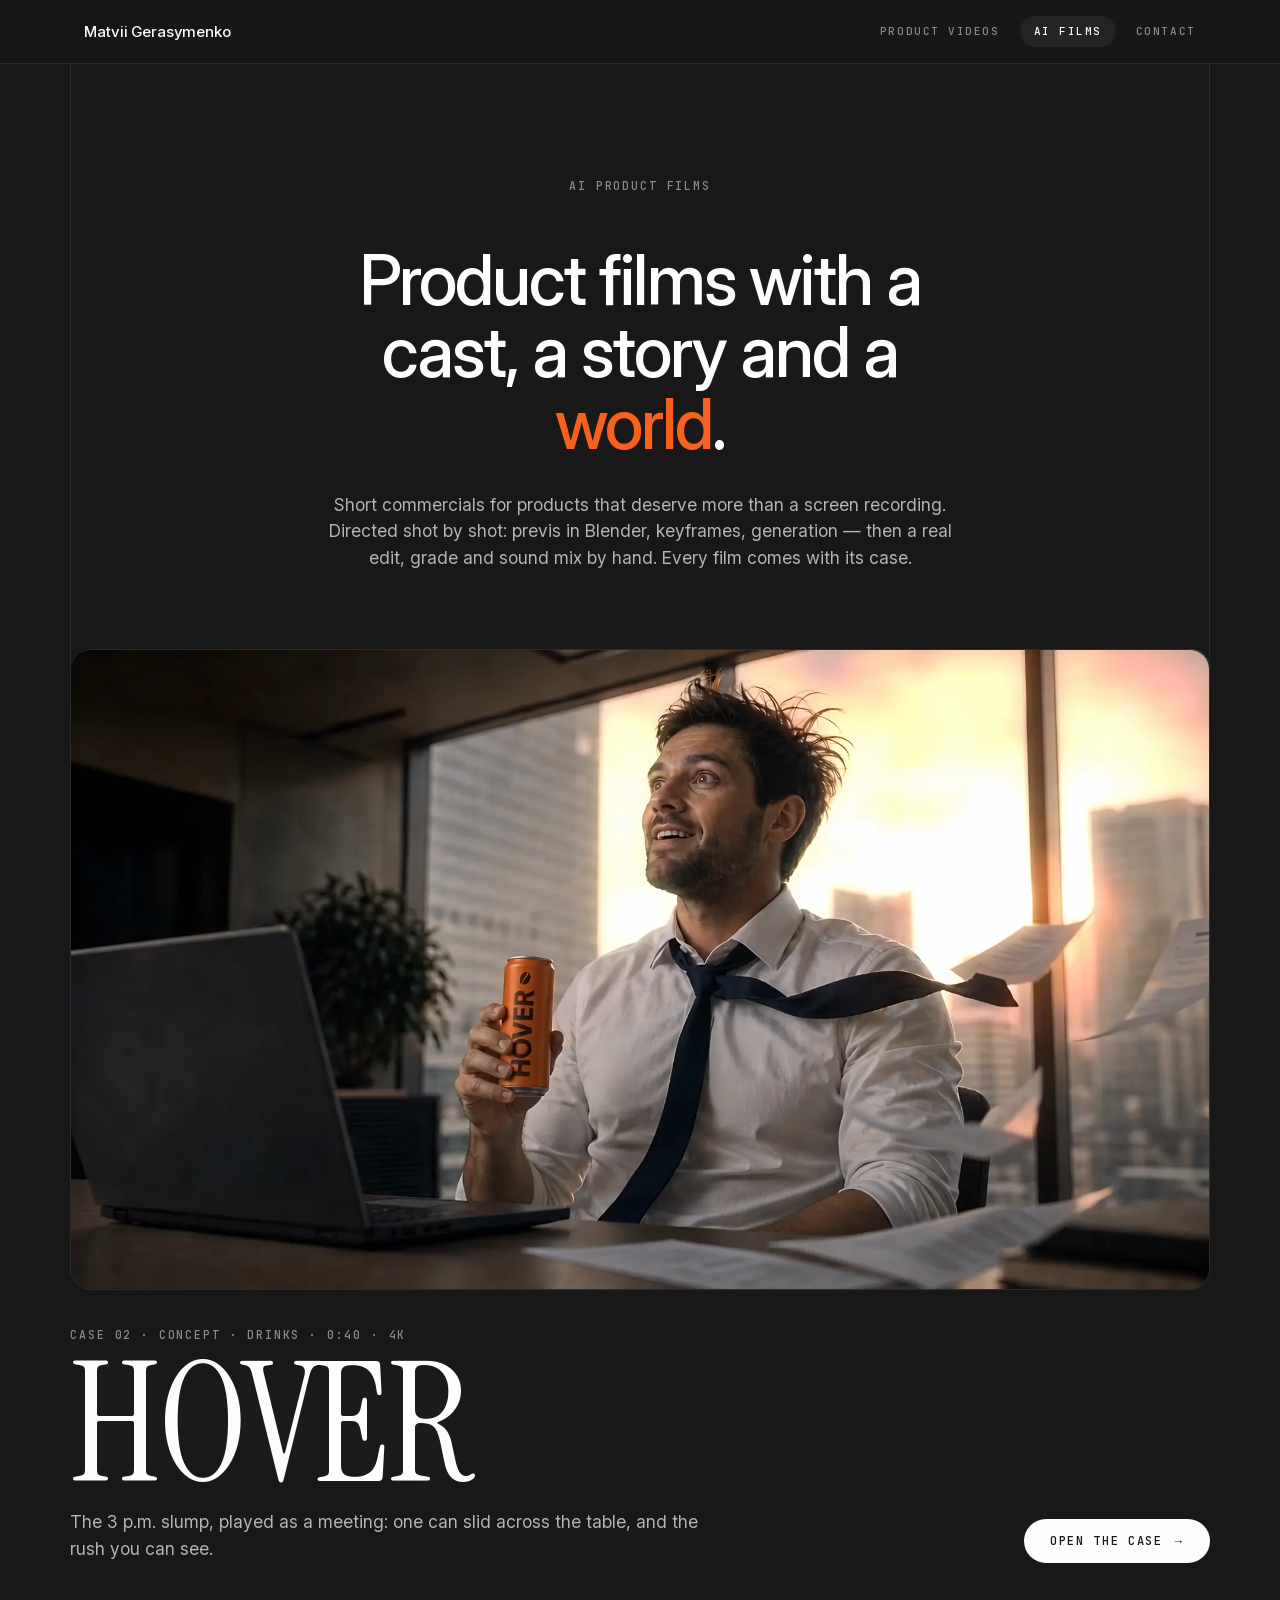
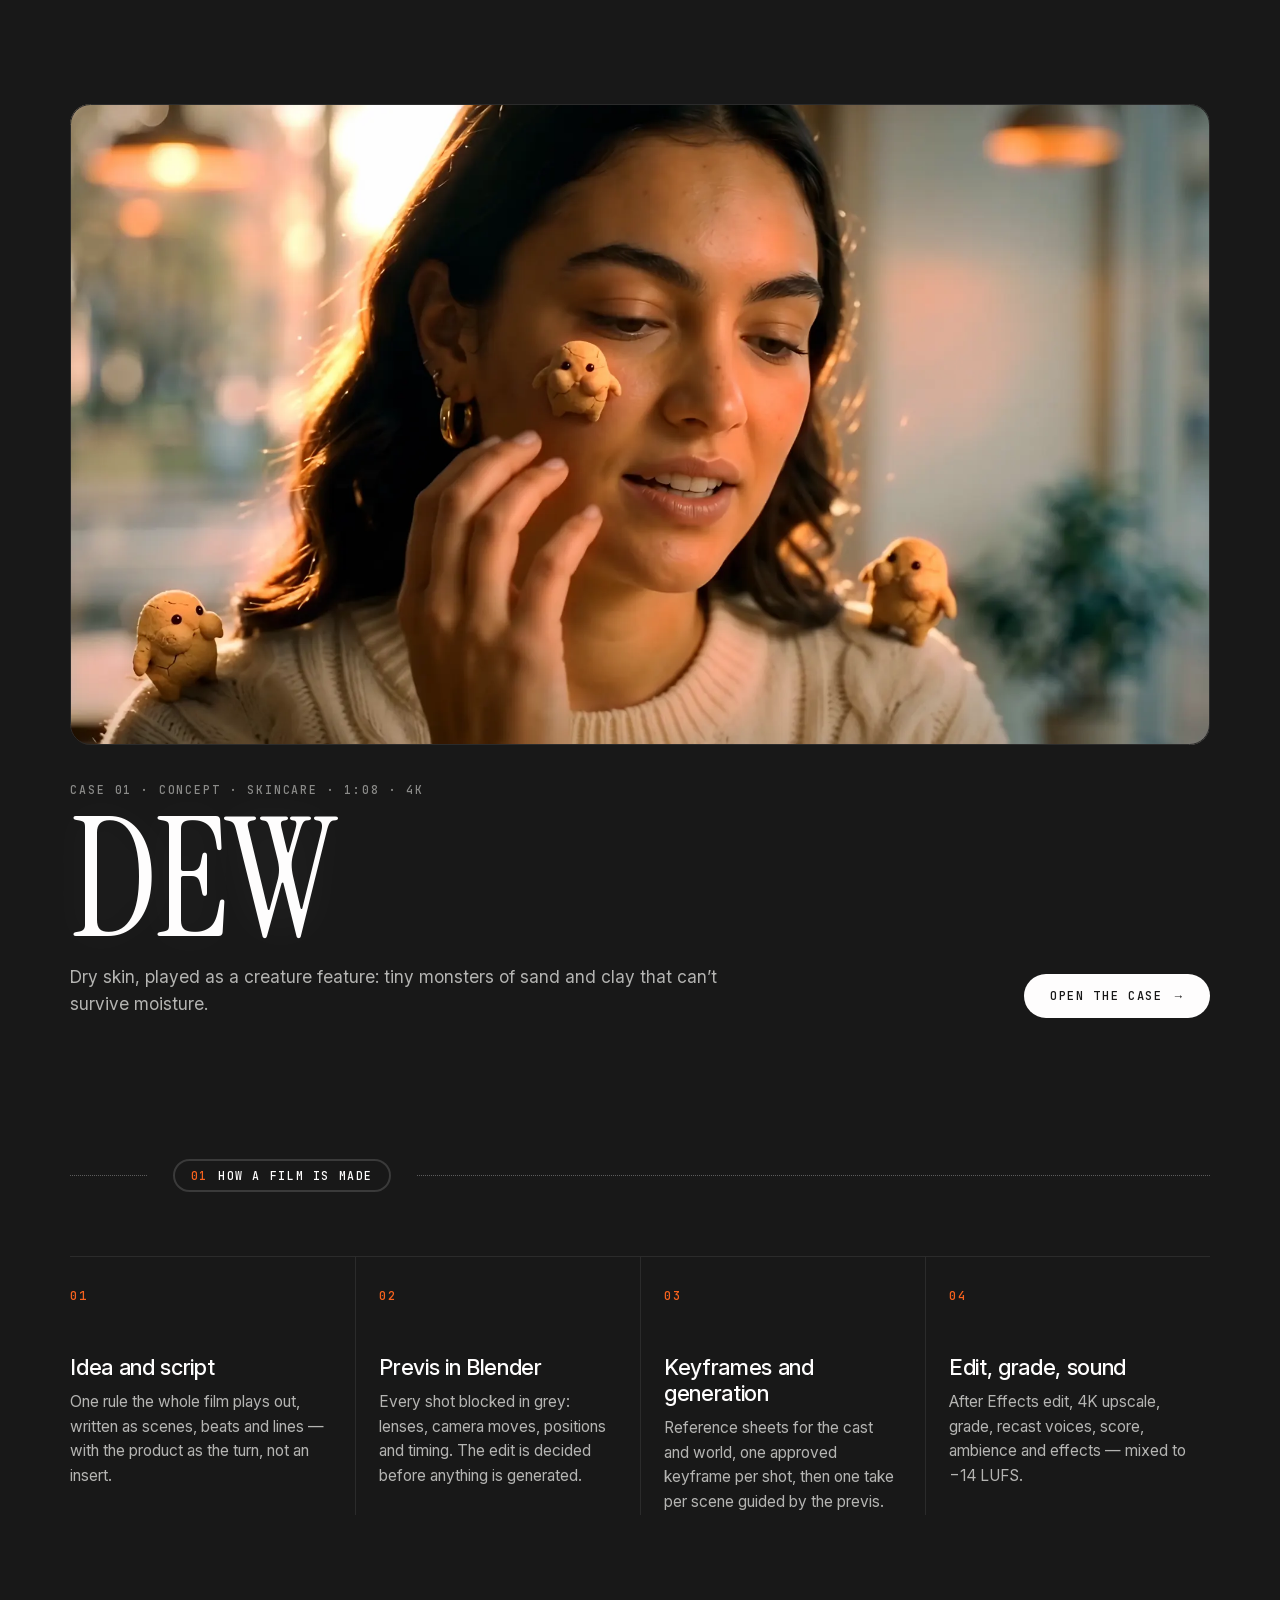
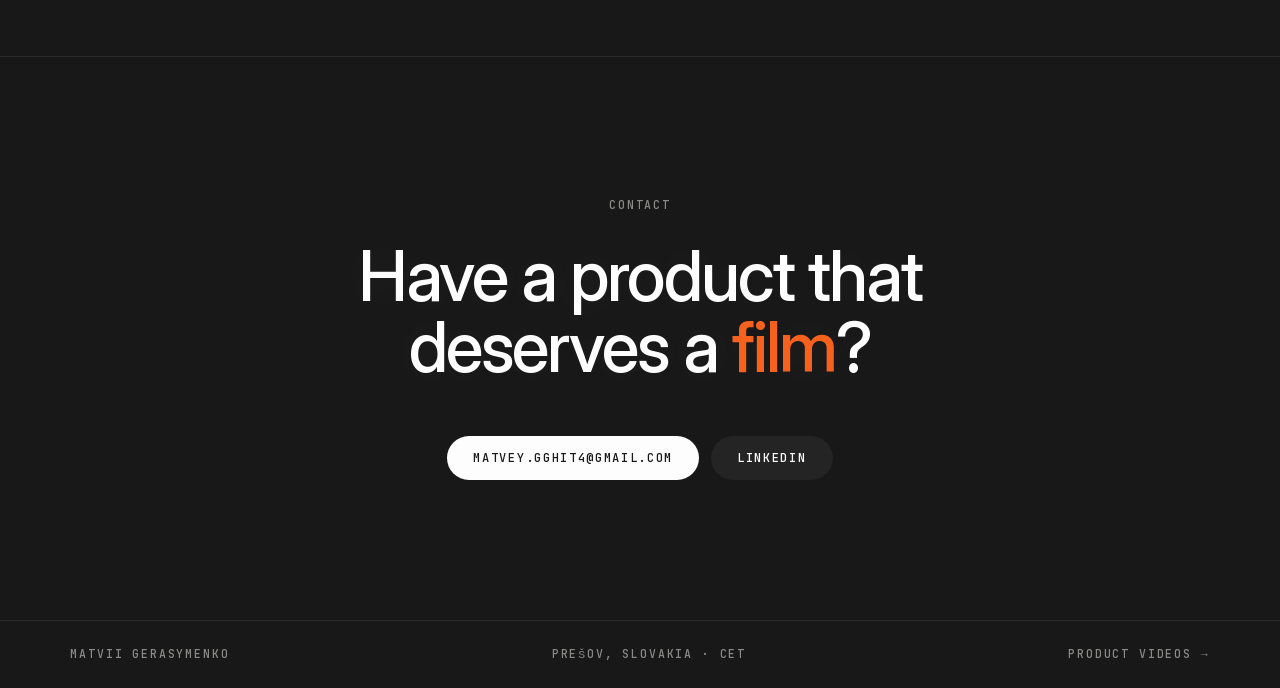
<file: films/index.html>
<!doctype html>
<html lang="en">
<head>
<meta charset="utf-8">
<meta name="viewport" content="width=device-width,initial-scale=1">
<title>AI product films · Matvii Gerasymenko</title>
<meta name="description" content="Short AI product films with characters, a story and a world — previs in Blender, keyframes, generation, then a proper edit, grade and sound mix. Each film comes with a full case study.">
<meta property="og:title" content="AI product films · Matvii Gerasymenko">
<meta property="og:description" content="Product films with characters and a story, directed shot by shot.">
<meta property="og:image" content="https://matvii007.github.io/portfolio/films/hover/media/og.jpg">
<meta property="og:type" content="website">
<meta name="theme-color" content="#181818">
<link rel="preload" href="../assets/fonts/Inter-normal-400_600.woff2" as="font" type="font/woff2" crossorigin>
<link rel="preload" href="../assets/fonts/InstrumentSerif-normal-400.woff2" as="font" type="font/woff2" crossorigin>
<link rel="stylesheet" href="../style.css?v=1119">
<script src="../assets/js/site.js?v=1119" defer></script>
  <script defer src="https://cloud.umami.is/script.js" data-website-id="d5a8908f-6c57-4a4c-8c1d-a0067a50013b"></script>
</head>
<body class="night">
<div class="frame" aria-hidden="true"></div>

<header class="head">
  <a class="brand" href="../">Matvii Gerasymenko</a>
  <nav class="nav" aria-label="Main">
    <a href="../">Product videos</a>
    <a class="on" href="./" aria-current="page">AI films</a>
    <a href="#contact">Contact</a>
  </nav>
</header>

<main id="top">

  <section class="hero" style="min-height:auto">
    <p class="label">AI product films</p>
    <h1 class="display" style="max-width:15ch">Product films with a cast, a story and a <em class="acc">world</em>.</h1>
    <p class="lead">Short commercials for products that deserve more than a screen recording. Directed shot by shot: previs in Blender, keyframes, generation — then a real edit, grade and sound mix by hand. Every film comes with its case.</p>
  </section>

  <a class="case-card" href="hover/" aria-label="Open the HOVER case study">
    <div class="win"><video data-loop src="hover/media/teaser.mp4" poster="hover/media/poster-1920.webp" muted loop playsinline preload="none" width="1280" height="720"></video></div>
    <div class="row">
      <div>
        <p class="label" style="margin-bottom:14px">Case 02 · Concept · Drinks · 0:40 · 4K</p>
        <p class="title-serif">HOVER</p>
        <p class="lead" style="margin-top:16px">The 3 p.m. slump, played as a meeting: one can slid across the table, and the rush you can see.</p>
      </div>
      <span class="pill solid">Open the case <span>&rarr;</span></span>
    </div>
  </a>

  <a class="case-card" href="dew/" style="margin-top:clamp(90px,11vw,180px)" aria-label="Open the DEW case study">
    <div class="win"><video data-loop src="dew/media/teaser.mp4" poster="dew/media/poster-1920.webp" muted loop playsinline preload="none" width="1280" height="720"></video></div>
    <div class="row">
      <div>
        <p class="label" style="margin-bottom:14px">Case 01 · Concept · Skincare · 1:08 · 4K</p>
        <p class="title-serif">DEW</p>
        <p class="lead" style="margin-top:16px">Dry skin, played as a creature feature: tiny monsters of sand and clay that can’t survive moisture.</p>
      </div>
      <span class="pill solid">Open the case <span>&rarr;</span></span>
    </div>
  </a>

  <section class="sec">
    <div class="guide"><span class="chip"><i>01</i> How a film is made</span></div>
    <ol class="steps">
      <li><span class="n">01</span><h4>Idea and script</h4><p>One rule the whole film plays out, written as scenes, beats and lines — with the product as the turn, not an insert.</p></li>
      <li><span class="n">02</span><h4>Previs in Blender</h4><p>Every shot blocked in grey: lenses, camera moves, positions and timing. The edit is decided before anything is generated.</p></li>
      <li><span class="n">03</span><h4>Keyframes and generation</h4><p>Reference sheets for the cast and world, one approved keyframe per shot, then one take per scene guided by the previs.</p></li>
      <li><span class="n">04</span><h4>Edit, grade, sound</h4><p>After Effects edit, 4K upscale, grade, recast voices, score, ambience and effects — mixed to −14 LUFS.</p></li>
    </ol>
  </section>

  <section id="contact" class="sec contact center rule-top">
    <p class="label" style="margin-bottom:28px">Contact</p>
    <p class="display">Have a product that deserves a <em class="acc">film</em>?</p>
    <div class="pills">
      <a class="pill solid" href="mailto:matvey.gghit4@gmail.com">matvey.gghit4@gmail.com</a>
      <a class="pill" href="https://www.linkedin.com/in/matvii-gerasymenko/" target="_blank" rel="noopener">LinkedIn</a>
    </div>
  </section>

</main>

<footer class="foot label">
  <span>Matvii Gerasymenko</span>
  <span>Prešov, Slovakia · CET</span>
  <a href="../">Product videos →</a>
</footer>
</body>
</html>
</file>
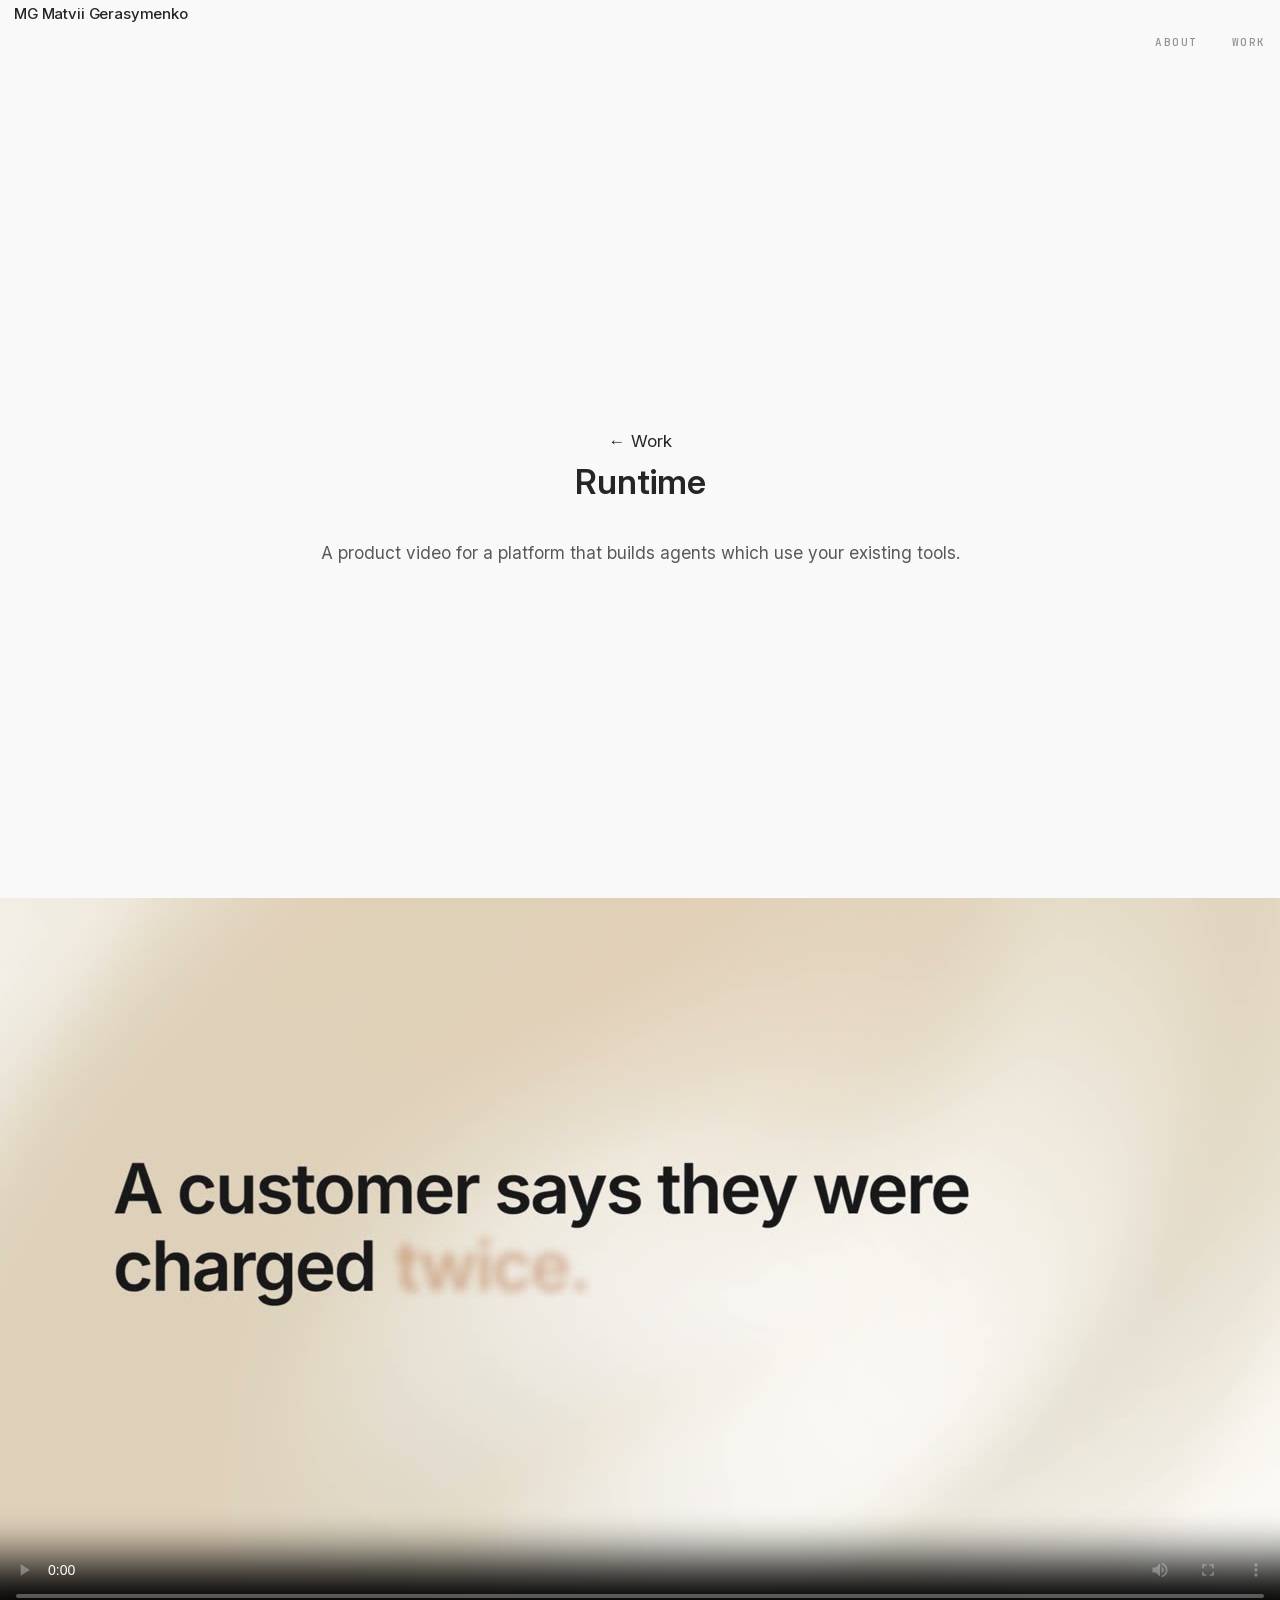
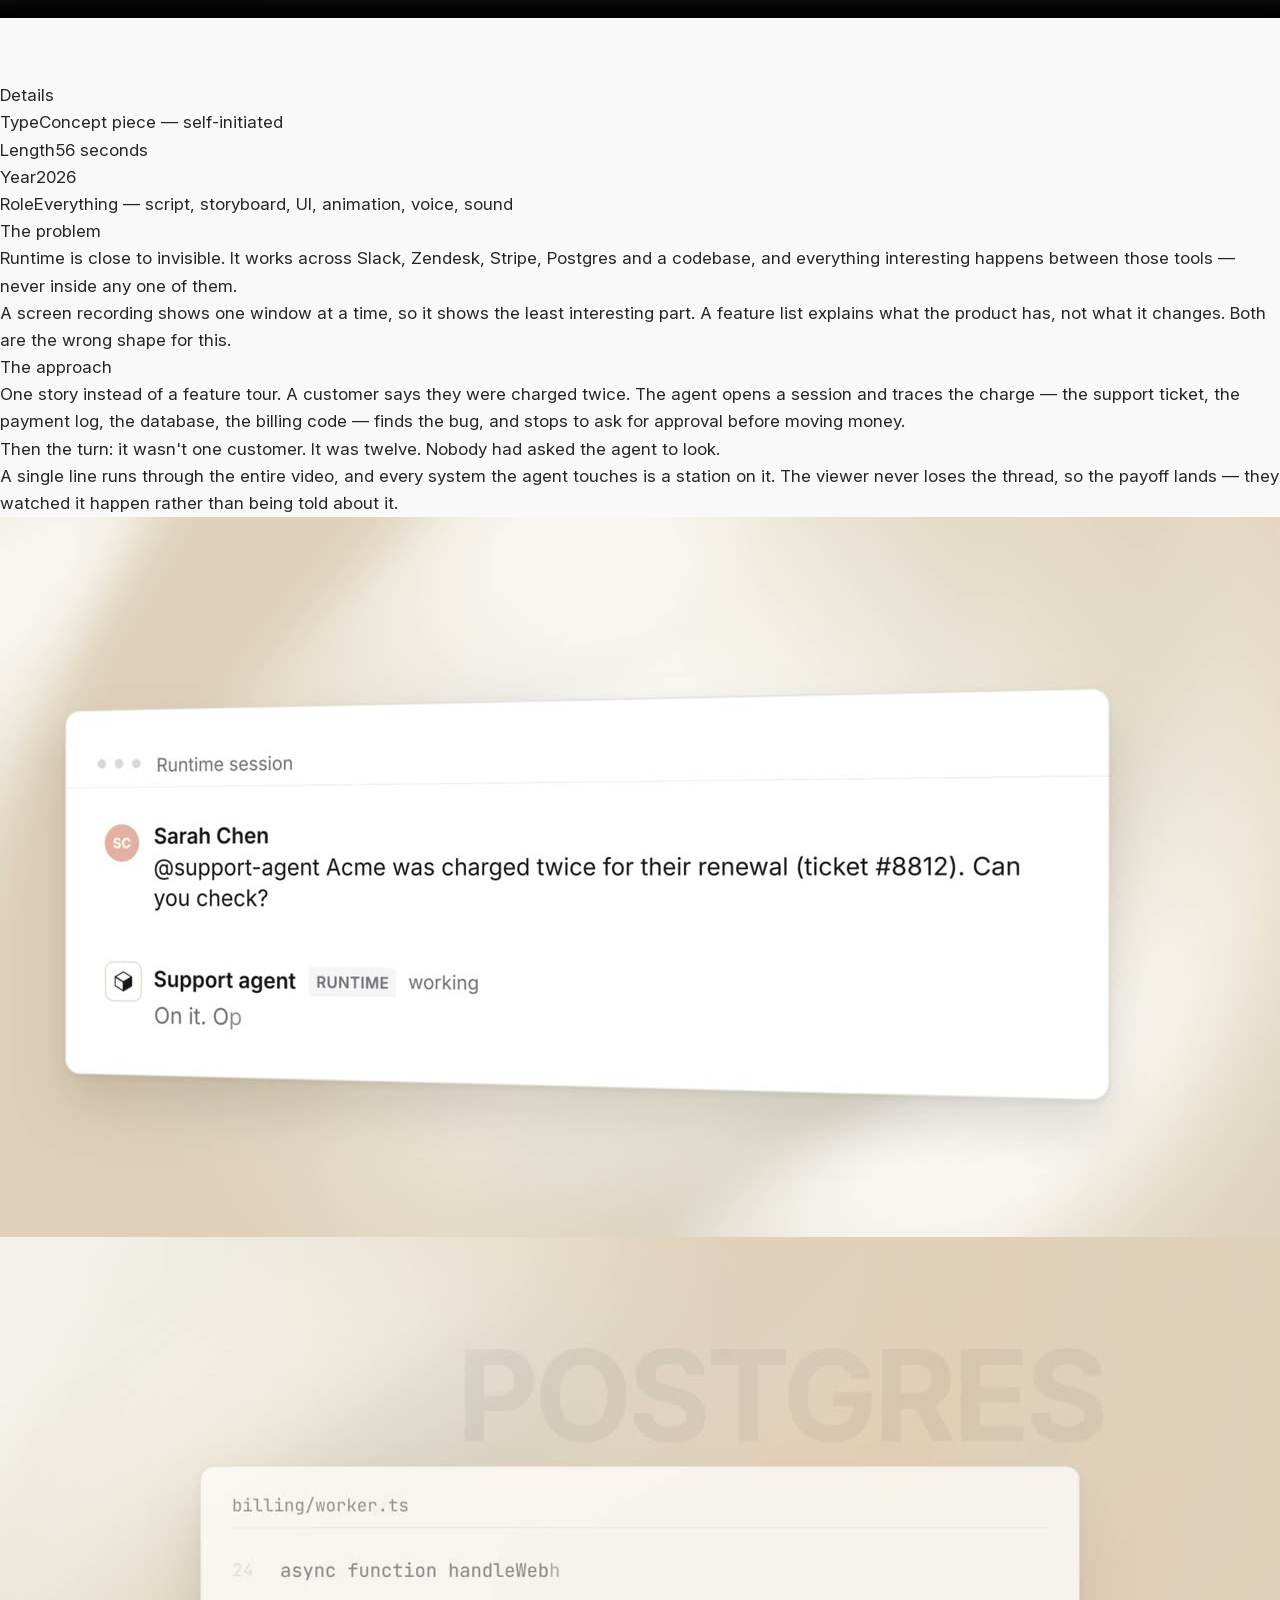
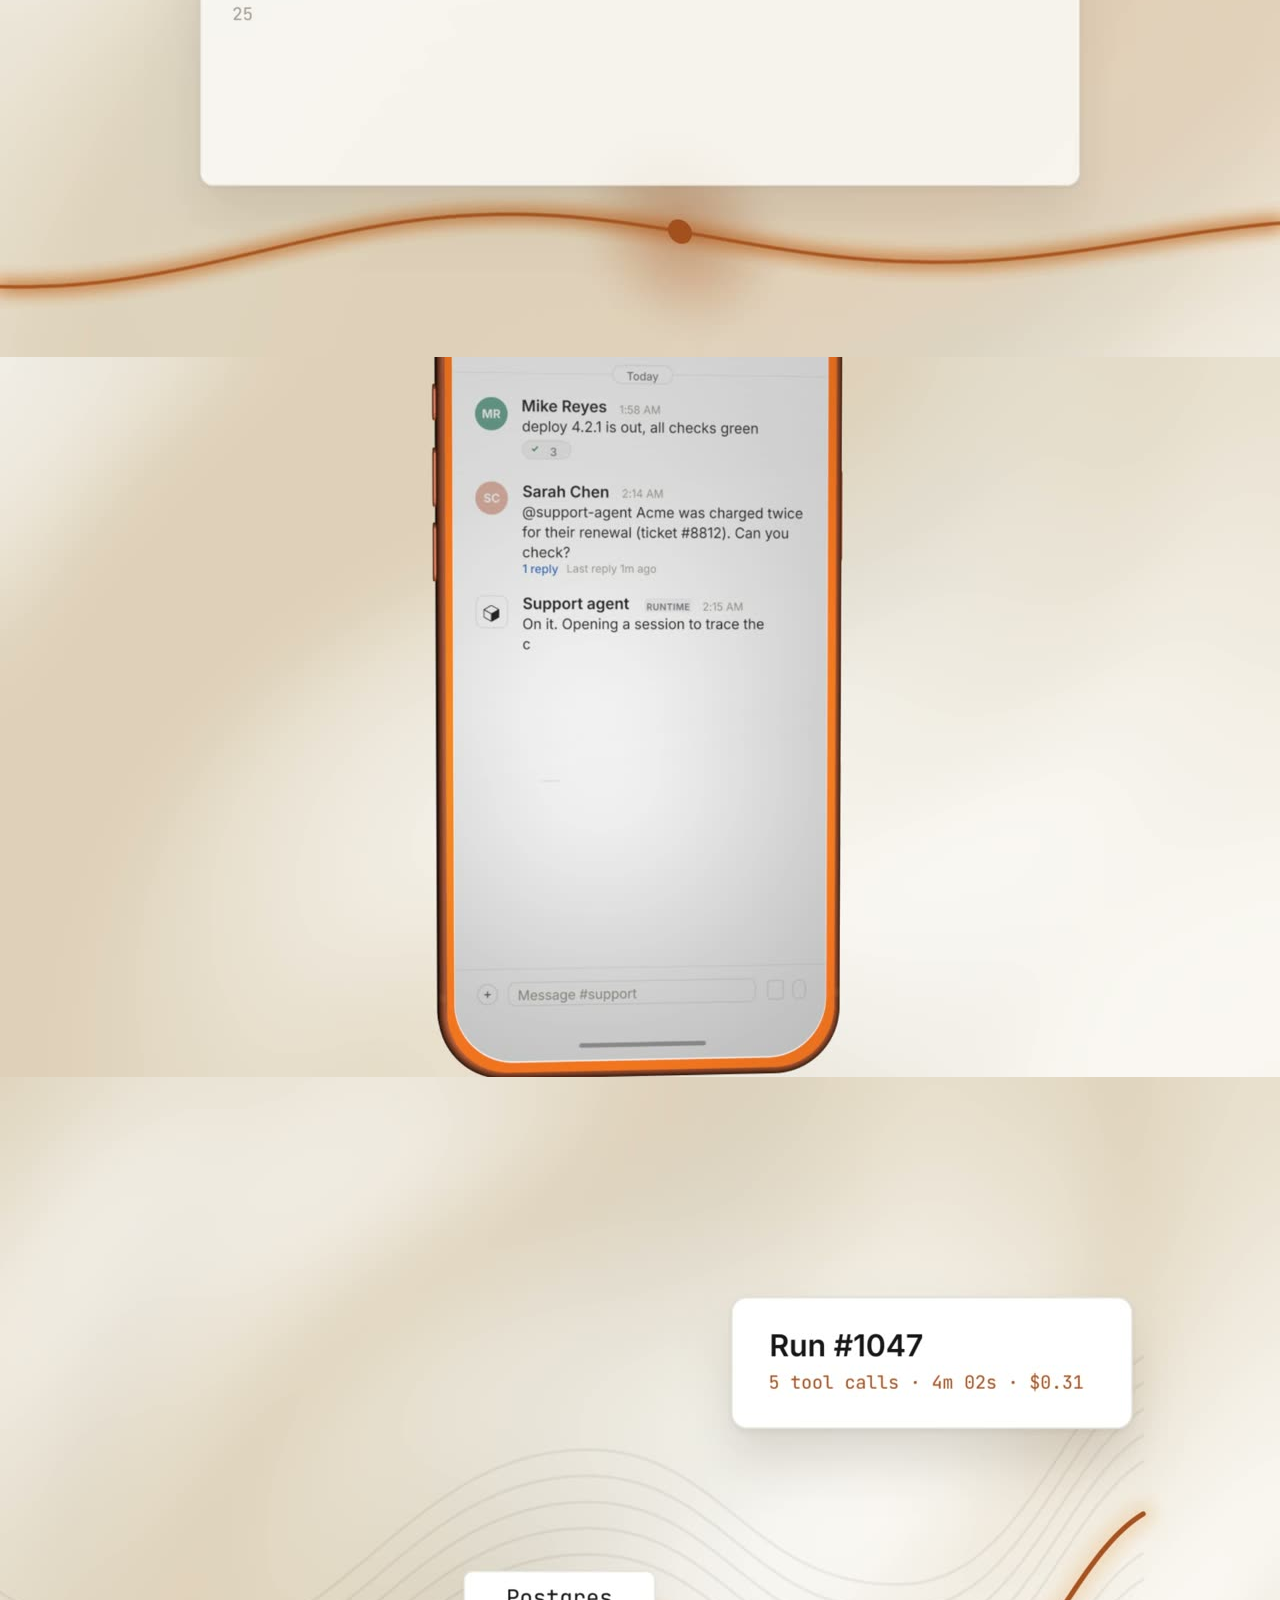
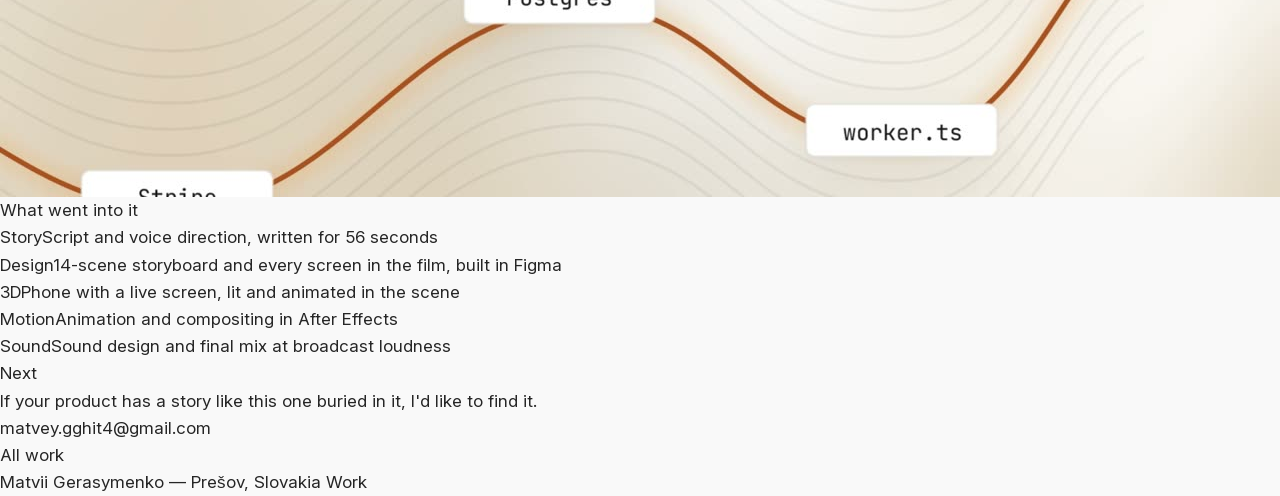
<file: runtime.html>
<!doctype html>
<html lang="en">
<head>
<meta charset="utf-8">
<meta name="viewport" content="width=device-width,initial-scale=1">
<title>Runtime — product video — Matvii Gerasymenko</title>
<meta name="description" content="A 56-second product video for Runtime: an agent traces a duplicate charge across four systems and finds eleven more.">
<meta property="og:title" content="Runtime — product video">
<meta property="og:description" content="A 56-second product video: an agent traces a duplicate charge across four systems and finds eleven more.">
<meta property="og:image" content="assets/runtime-poster.jpg">
<meta property="og:type" content="video.other">
<link rel="stylesheet" href="style.css">
</head>
<body>

<header class="site-head">
  <div class="wrap">
    <a class="brand" href="index.html"><span class="brand-mark">MG</span> Matvii Gerasymenko</a>
    <nav class="nav">
      <a href="index.html">About</a>
      <a href="work.html" aria-current="page">Work</a>
    </nav>
  </div>
</header>

<main>

  <div class="wrap hero">
    <a class="back" href="work.html">← Work</a>
    <h1>Runtime</h1>
    <p class="lead">A product video for a platform that builds agents which use your existing tools.</p>
  </div>

  <div class="wrap" style="padding-bottom:64px">
    <div class="player">
      <video controls playsinline preload="metadata" poster="assets/runtime-poster.jpg">
        <source src="assets/runtime.mp4" type="video/mp4">
        Your browser can't play this video.
      </video>
    </div>
  </div>

  <div class="wrap"><div class="rule"></div></div>

  <section class="wrap">
    <div class="cols">
      <p class="eyebrow">Details</p>
      <ul class="list">
        <li><span class="k">Type</span><span>Concept piece — self-initiated</span></li>
        <li><span class="k">Length</span><span>56 seconds</span></li>
        <li><span class="k">Year</span><span>2026</span></li>
        <li><span class="k">Role</span><span>Everything — script, storyboard, UI, animation, voice, sound</span></li>
      </ul>
    </div>
  </section>

  <section class="wrap">
    <div class="cols">
      <p class="eyebrow">The problem</p>
      <div>
        <p>Runtime is close to invisible. It works across Slack, Zendesk, Stripe, Postgres and a codebase, and everything interesting happens <em>between</em> those tools — never inside any one of them.</p>
        <p>A screen recording shows one window at a time, so it shows the least interesting part. A feature list explains what the product has, not what it changes. Both are the wrong shape for this.</p>
      </div>
    </div>
  </section>

  <section class="wrap">
    <div class="cols">
      <p class="eyebrow">The approach</p>
      <div>
        <p>One story instead of a feature tour. A customer says they were charged twice. The agent opens a session and traces the charge — the support ticket, the payment log, the database, the billing code — finds the bug, and stops to ask for approval before moving money.</p>
        <p>Then the turn: it wasn't one customer. It was twelve. Nobody had asked the agent to look.</p>
        <p>A single line runs through the entire video, and every system the agent touches is a station on it. The viewer never loses the thread, so the payoff lands — they watched it happen rather than being told about it.</p>
      </div>
    </div>
  </section>

  <section class="wrap">
    <div class="stills">
      <img src="assets/runtime-still-1.jpg" alt="The agent picks up the ticket inside a session" loading="lazy">
      <img src="assets/runtime-still-2.jpg" alt="Two identical payments, 84 seconds apart" loading="lazy">
      <img src="assets/runtime-still-3.jpg" alt="The agent reports the root cause" loading="lazy">
      <img src="assets/runtime-still-4.jpg" alt="Approval requested on a phone before any money moves" loading="lazy">
    </div>
  </section>

  <section class="wrap">
    <div class="cols">
      <p class="eyebrow">What went into it</p>
      <ul class="list">
        <li><span class="k">Story</span><span>Script and voice direction, written for 56 seconds</span></li>
        <li><span class="k">Design</span><span>14-scene storyboard and every screen in the film, built in Figma</span></li>
        <li><span class="k">3D</span><span>Phone with a live screen, lit and animated in the scene</span></li>
        <li><span class="k">Motion</span><span>Animation and compositing in After Effects</span></li>
        <li><span class="k">Sound</span><span>Sound design and final mix at broadcast loudness</span></li>
      </ul>
    </div>
  </section>

  <section class="wrap">
    <div class="cols">
      <p class="eyebrow">Next</p>
      <div>
        <p>If your product has a story like this one buried in it, I'd like to find it.</p>
        <ul class="links">
          <li><a href="mailto:matvey.gghit4@gmail.com">matvey.gghit4@gmail.com</a></li>
          <li><a href="work.html">All work</a></li>
        </ul>
      </div>
    </div>
  </section>

</main>

<footer class="site-foot">
  <div class="wrap">
    <span>Matvii Gerasymenko — Prešov, Slovakia</span>
    <span><a href="work.html">Work</a></span>
  </div>
</footer>

</body>
</html>
</file>
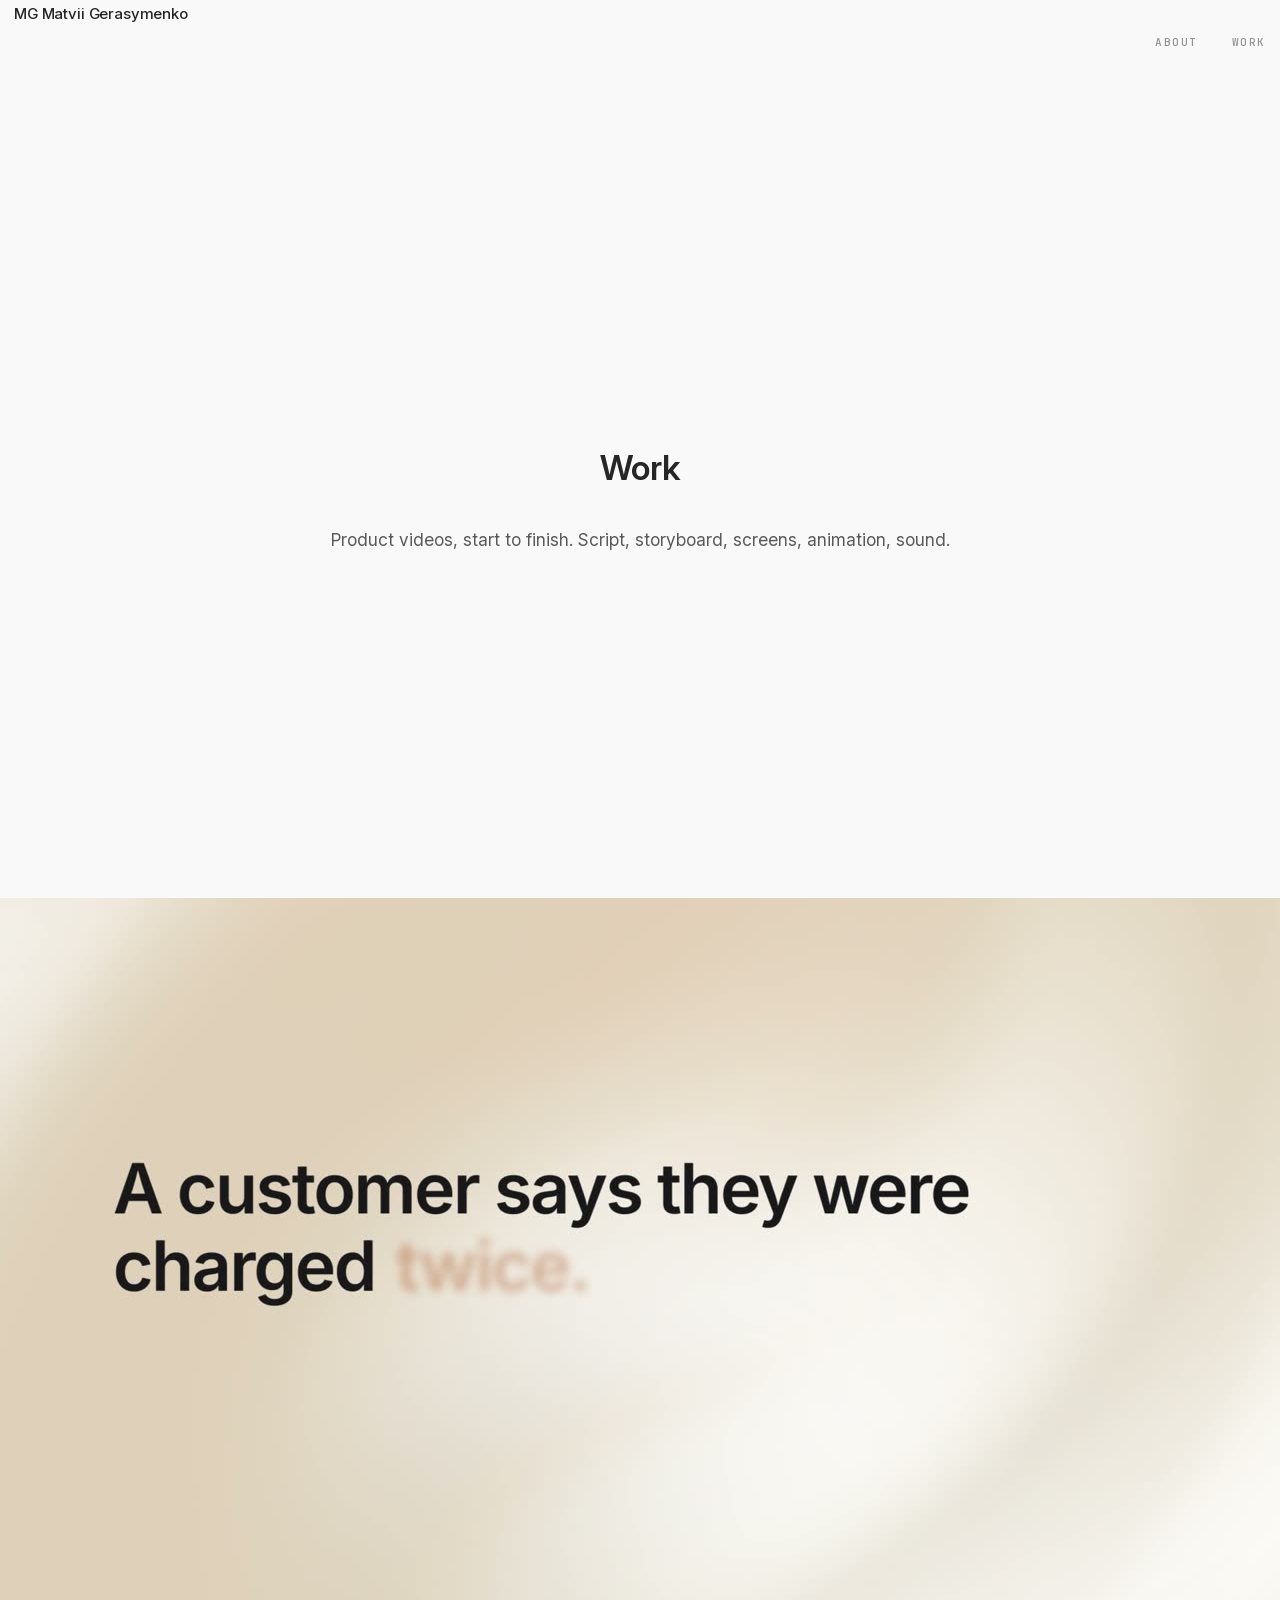
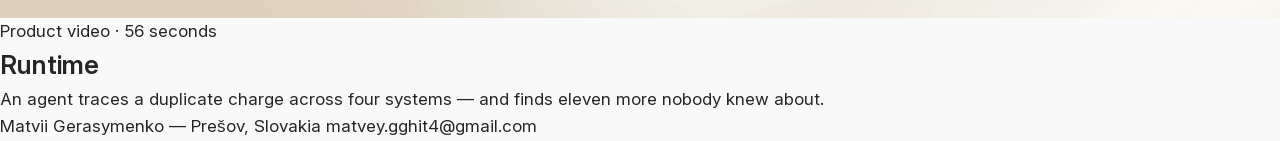
<file: work.html>
<!doctype html>
<html lang="en">
<head>
<meta charset="utf-8">
<meta name="viewport" content="width=device-width,initial-scale=1">
<title>Work — Matvii Gerasymenko</title>
<meta name="description" content="Product videos for SaaS. Selected work.">
<meta property="og:title" content="Work — Matvii Gerasymenko">
<meta property="og:image" content="assets/runtime-poster.jpg">
<link rel="stylesheet" href="style.css">
</head>
<body>

<header class="site-head">
  <div class="wrap">
    <a class="brand" href="index.html"><span class="brand-mark">MG</span> Matvii Gerasymenko</a>
    <nav class="nav">
      <a href="index.html">About</a>
      <a href="work.html" aria-current="page">Work</a>
    </nav>
  </div>
</header>

<main>

  <div class="wrap hero">
    <h1>Work</h1>
    <p class="lead">Product videos, start to finish. Script, storyboard, screens, animation, sound.</p>
  </div>

  <section class="wrap">
    <a class="work-card" href="runtime.html">
      <img src="assets/runtime-poster.jpg" alt="Runtime product video — a support agent tracing a duplicate charge" loading="lazy">
      <div class="meta">
        <p class="tag">Product video · 56 seconds</p>
        <h2>Runtime</h2>
        <p class="sub">An agent traces a duplicate charge across four systems — and finds eleven more nobody knew about.</p>
      </div>
    </a>
  </section>

</main>

<footer class="site-foot">
  <div class="wrap">
    <span>Matvii Gerasymenko — Prešov, Slovakia</span>
    <span><a href="mailto:matvey.gghit4@gmail.com">matvey.gghit4@gmail.com</a></span>
  </div>
</footer>

</body>
</html>
</file>
<file: style.css>
/* MATVII GERASYMENKO — portfolio.
   Design system taken from the motion-design skill (Matvii's measured system), nothing invented:
   palette  = preset paper-single-hot (firecrawl): plate #F9F9F9, dark act #181818, ink #262626, accent #FA5D18 ≤ 1.5 %
   type     = one neutral grotesk 500 (Inter class) for statements, serif for names/identity, mono for machine labels
   layout   = one hero per screen, 57–88 % empty, a hairline frame locked to the screen (inset 5.5 % W), windows bleed,
              construction guides (dotted, from the edges) for "how it is made"                                            */

@font-face{font-family:Inter;font-style:normal;font-weight:400 600;font-display:swap;src:url(assets/fonts/Inter-normal-400_600.woff2) format("woff2")}
@font-face{font-family:"Instrument Serif";font-style:normal;font-weight:400;font-display:swap;src:url(assets/fonts/InstrumentSerif-normal-400.woff2) format("woff2")}
@font-face{font-family:"Instrument Serif";font-style:italic;font-weight:400;font-display:swap;src:url(assets/fonts/InstrumentSerif-italic-400.woff2) format("woff2")}
@font-face{font-family:"JetBrains Mono";font-style:normal;font-weight:500;font-display:swap;src:url(assets/fonts/JetBrainsMono-normal-500.woff2) format("woff2")}

:root{
  /* light act (paper-single-hot) */
  --plate:#F9F9F9; --surface:#FEFEFE; --step:#F2F2F2; --chip:#ECECEC; --chip-2:#E5E5E5;
  --hair:#ECECEC; --hair-2:#DCDCDC; --guide:#A8A8A8;
  --ink:#262626; --ink-2:#595959; --ink-3:#929292;
  --acc:#FA5D18;
  /* dark act */
  --n-plate:#181818; --n-deep:#111111; --n-hair:#2B2B2B; --n-ink:#FEFDFD; --n-ink-2:#B4B4B2; --n-ink-3:#8A8A88; --n-acc:#F6621E;
  /* frame: firecrawl hairline frame at x 106 / 1813 of 1920 → 5.5 % of the width */
  --f:clamp(18px,5.5vw,106px);
  --wrap:calc(100vw - 2*var(--f));
  --r-win:clamp(14px,1.6vw,26px);
  /* firecrawl flat contact shadow (0.139, σ18.8, +32.9) + (0.166, σ15.7, +76.5) #B6B6B6, scaled to the page */
  --shadow:0 clamp(14px,1.7vw,33px) clamp(20px,2vw,38px) rgba(182,182,182,.42),0 clamp(30px,4vw,76px) clamp(16px,1.6vw,31px) -12px rgba(182,182,182,.30);
  --sans:Inter,-apple-system,BlinkMacSystemFont,"Helvetica Neue",Arial,sans-serif;
  --serif:"Instrument Serif","Times New Roman",Georgia,serif;
  --mono:"JetBrains Mono",ui-monospace,SFMono-Regular,Menlo,monospace;
}

*{margin:0;padding:0;box-sizing:border-box}
html{-webkit-text-size-adjust:100%;scroll-behavior:smooth}
body{background:var(--plate);color:var(--ink);font:400 17px/1.6 var(--sans);-webkit-font-smoothing:antialiased;overflow-x:hidden;font-feature-settings:"ss01","cv11"}
img,video,svg{display:block;max-width:100%}
a{color:inherit;text-decoration:none}
button{font:inherit;color:inherit;background:none;border:0;cursor:pointer}
::selection{background:var(--acc);color:var(--plate)}

/* ── dark act (a page that is one dark film) ── */
.night{--plate:var(--n-plate);--surface:#1D1D1D;--step:#202020;--chip:#242424;--chip-2:#2A2A2A;--hair:var(--n-hair);--hair-2:#3A3A3A;--guide:#5C5C5C;
  --ink:var(--n-ink);--ink-2:var(--n-ink-2);--ink-3:var(--n-ink-3);--acc:var(--n-acc);--shadow:none;background:var(--plate);color:var(--ink)}
/* light on dark always carries a faint halo (blink +6..+9 levels within 40–60 px) */
.night .display,.night .title-serif,.night .name{text-shadow:0 0 48px rgba(254,253,253,.07)}

/* ── the hairline frame, locked to the screen ── */
.frame{position:fixed;inset:0;pointer-events:none;z-index:0}
main,.foot{position:relative;z-index:1}
.frame::before,.frame::after{content:"";position:absolute;top:0;bottom:0;width:1px;background:var(--hair)}
.frame::before{left:var(--f)}.frame::after{right:var(--f)}

.mono{font-family:var(--mono);font-weight:500}
.label{font:500 11.5px/1.3 var(--mono);letter-spacing:.16em;text-transform:uppercase;color:var(--ink-3)}
.label b{color:var(--ink);font-weight:500}
.acc{color:var(--acc)}
em{font-style:normal}

/* ── header: glass bar (backdrop σ 40), hairline under it ── */
.head{position:sticky;top:0;z-index:50;display:flex;align-items:center;justify-content:space-between;gap:20px;
  padding:16px var(--f);background:color-mix(in srgb,var(--plate) 78%,transparent);
  -webkit-backdrop-filter:blur(40px) saturate(1.15);backdrop-filter:blur(40px) saturate(1.15);border-bottom:1px solid var(--hair)}
.brand{font:500 15px/1 var(--sans);letter-spacing:-.01em;padding-left:14px;white-space:nowrap}
.nav{display:flex;gap:6px;flex-wrap:wrap;justify-content:flex-end}
.nav a{font:500 11px/1 var(--mono);letter-spacing:.14em;text-transform:uppercase;color:var(--ink-3);padding:10px 14px;border-radius:999px;transition:color .15s,background .15s}
.nav a:hover{color:var(--ink)}
.nav a.on{color:var(--ink);background:var(--chip)}

/* ── type ── */
.display{font:500 clamp(32px,5.4vw,112px)/1.04 var(--sans);letter-spacing:-.028em}
.statement{font:500 clamp(26px,3.6vw,72px)/1.08 var(--sans);letter-spacing:-.024em}
.title-serif{font:400 clamp(44px,7.2vw,150px)/.95 var(--serif);letter-spacing:-.012em}
.lead{font:400 clamp(17px,1.35vw,21px)/1.55 var(--sans);color:var(--ink-2);max-width:60ch}
.body p{color:var(--ink-2);max-width:62ch}
.body p+p{margin-top:16px}
.body b{color:var(--ink);font-weight:500}

/* ── sections live between the frame lines ── */
.sec{padding:clamp(80px,11vw,200px) var(--f);position:relative}
.sec.tight{padding-top:clamp(40px,5vw,90px)}
.rule-top{border-top:1px solid var(--hair)}
.center{text-align:center}
.center .lead,.center .body p{margin-left:auto;margin-right:auto}
.inner{padding:0 clamp(0px,3vw,56px)}

/* construction guide: a chip with dotted guides running out to the frame (airbnb construction-guides) */
.guide{display:flex;align-items:center;gap:clamp(12px,2vw,28px);margin-bottom:clamp(36px,5vw,80px)}
.guide::before,.guide::after{content:"";flex:1;height:0;border-top:1.5px dotted var(--guide)}
.guide::before{max-width:clamp(20px,6vw,110px)}
.chip{display:inline-flex;align-items:center;gap:10px;white-space:nowrap;padding:9px 16px;border-radius:999px;border:2px solid var(--hair-2);
  font:500 11.5px/1 var(--mono);letter-spacing:.14em;text-transform:uppercase;color:var(--ink)}
.chip i{font-style:normal;color:var(--acc)}

/* ── pills (r = h/2), the one CTA ── */
.pill{display:inline-flex;align-items:center;gap:12px;padding:16px 26px;border-radius:999px;background:var(--chip);color:var(--ink);
  font:500 12px/1 var(--mono);letter-spacing:.14em;text-transform:uppercase;transition:background .15s,color .15s,transform .15s}
.pill:hover{background:var(--ink);color:var(--plate)}
.pill span{transition:transform .15s}.pill:hover span{transform:translateX(4px)}
.pill.solid{background:var(--ink);color:var(--plate)}
.pill.solid:hover{background:var(--acc);color:#181818}
.pills{display:flex;flex-wrap:wrap;gap:12px}
.center .pills{justify-content:center}

/* ── windows: video and stills ── */
.win{position:relative;border-radius:var(--r-win);overflow:hidden;background:var(--chip);box-shadow:var(--shadow)}
.night .win{background:var(--n-deep);outline:1px solid var(--n-hair);outline-offset:-1px}
.win video,.win img{width:100%;height:auto;aspect-ratio:16/9;object-fit:cover}
.glass{position:absolute;padding:10px 16px;border-radius:999px;background:rgba(24,24,24,.42);color:#FEFDFD;
  -webkit-backdrop-filter:blur(40px) saturate(1.2);backdrop-filter:blur(40px) saturate(1.2);
  font:500 10.5px/1 var(--mono);letter-spacing:.16em;text-transform:uppercase;transition:background .15s,color .15s}
.glass:hover{background:rgba(24,24,24,.6)}
.sound{right:14px;bottom:14px}
.sound.live{background:var(--acc);color:#181818}

/* ════════ HOME ════════ */
.hero{min-height:calc(100svh - 60px);display:flex;flex-direction:column;justify-content:center;align-items:center;text-align:center;
  padding:clamp(70px,9vw,150px) var(--f) clamp(50px,6vw,100px)}
.hero .label{margin-bottom:clamp(26px,4vw,56px)}
.name{font:400 clamp(50px,9.4vw,190px)/.92 var(--serif);letter-spacing:-.015em;display:flex;flex-wrap:wrap;justify-content:center;align-items:center;column-gap:.22em}
/* the portrait stands in the line as a word (inline-icon-token-line) */
.token{display:inline-block;width:.86em;height:1.04em;border-radius:.43em;overflow:hidden;background:var(--chip);flex:none;transform:translateY(.04em)}
.token img{width:100%;height:100%;max-width:none;object-fit:cover;object-position:50% 22%}
.hero .statement{margin-top:clamp(30px,4.4vw,70px);max-width:17ch}
.hero .lead{margin-top:clamp(20px,2.4vw,34px)}
.hero .pills{margin-top:clamp(30px,3.6vw,52px);justify-content:center}

.claim{padding:clamp(80px,10vw,180px) var(--f);border-top:1px solid var(--hair);border-bottom:1px solid var(--hair)}
.claim .display{max-width:22ch;margin:0 auto;text-align:center}
.claim .display .off{color:var(--ink-3)}

/* work */
.work-head{display:flex;align-items:flex-end;justify-content:space-between;gap:20px;flex-wrap:wrap;margin-bottom:clamp(40px,6vw,96px)}
.proj{padding-bottom:clamp(70px,9vw,150px)}
.proj+.proj{padding-top:clamp(70px,9vw,150px);border-top:1px solid var(--hair)}
.proj .label{margin-bottom:clamp(14px,1.6vw,22px)}
.proj .win{width:min(100%,calc(var(--wrap)*.86));margin:0 auto}
.proj-meta{display:grid;grid-template-columns:1fr 1.1fr;gap:clamp(24px,5vw,90px);margin-top:clamp(30px,3.4vw,56px);align-items:start}
.proj-meta h3{font:400 clamp(40px,5.6vw,108px)/.95 var(--serif);letter-spacing:-.012em}
.proj-meta .credits{margin-top:18px}
.code{font-family:var(--mono);font-size:.86em;color:var(--ink)}

/* the dark slab: AI films on the light page */
.slab{margin:0 var(--f);border-radius:clamp(18px,2.2vw,34px);overflow:hidden;display:grid;grid-template-columns:1fr 1.25fr;align-items:stretch}
.slab .txt{padding:clamp(30px,4.4vw,80px);display:flex;flex-direction:column;justify-content:space-between;gap:30px}
.slab .title-serif{font-size:clamp(64px,9vw,180px)}
.slab .vid{position:relative;min-height:280px}
.slab .vid video{position:absolute;inset:0;width:100%;height:100%;object-fit:cover}

/* steps: a four-cell grid */
.steps{list-style:none;display:grid;grid-template-columns:repeat(4,1fr);border-top:1px solid var(--hair)}
.steps li{padding:clamp(22px,2.6vw,40px) clamp(14px,1.8vw,30px) 0 0}
.steps li+li{padding-left:clamp(14px,1.8vw,30px);border-left:1px solid var(--hair)}
.steps .n{font:500 12px/1 var(--mono);letter-spacing:.14em;color:var(--acc);display:block;margin-bottom:clamp(30px,4vw,70px)}
.steps h4{font:500 clamp(19px,1.7vw,26px)/1.2 var(--sans);letter-spacing:-.015em;margin-bottom:10px}
.steps p{color:var(--ink-2);font-size:15.5px}

.about{display:grid;grid-template-columns:1.1fr 1fr;gap:clamp(30px,6vw,110px);align-items:start}

.contact .display{max-width:16ch;margin:0 auto}
.contact .pills{margin-top:clamp(30px,4vw,60px)}

.foot{display:flex;flex-wrap:wrap;justify-content:space-between;gap:12px;padding:26px var(--f);border-top:1px solid var(--hair)}
.foot a:hover{color:var(--ink)}

/* ════════ FILMS ════════ */
.case-card{display:block;margin:0 var(--f)}
.case-card .win{box-shadow:none}
.case-card .row{display:grid;grid-template-columns:1fr auto;gap:30px;align-items:end;margin-top:clamp(24px,3vw,44px)}
.case-card .title-serif{font-size:clamp(80px,13vw,260px);line-height:.82}
.case-card:hover .pill{background:var(--ink);color:var(--plate)}

/* ════════ CASE ════════ */
.case-hero{padding:clamp(56px,7vw,130px) var(--f) 0;text-align:center}
.case-hero .label{margin-bottom:clamp(22px,3.4vw,60px)}
.case-hero .title-serif{font-size:clamp(110px,22vw,430px);line-height:.8;letter-spacing:.02em}
.case-hero .statement{margin-top:clamp(16px,2vw,30px)}
.film{margin:clamp(40px,5vw,90px) calc(var(--f)*.5) 0}
.film .win{border-radius:clamp(14px,1.8vw,30px)}
.play{position:absolute;inset:0;display:grid;place-items:center;background:linear-gradient(180deg,rgba(17,17,17,0) 40%,rgba(17,17,17,.55))}
.play span{display:inline-flex;align-items:center;gap:14px;padding:20px 30px;border-radius:999px;background:rgba(24,24,24,.42);color:#FEFDFD;
  -webkit-backdrop-filter:blur(40px) saturate(1.2);backdrop-filter:blur(40px) saturate(1.2);font:500 12px/1 var(--mono);letter-spacing:.16em}
.play span::before{content:"";width:0;height:0;border-left:11px solid currentColor;border-top:7px solid transparent;border-bottom:7px solid transparent}
.play:hover span{background:var(--acc);color:#181818}
.facts{display:grid;grid-template-columns:repeat(4,1fr);gap:0;margin:clamp(30px,3.4vw,56px) var(--f) 0;border-top:1px solid var(--hair)}
.facts div{padding:18px 18px 0 0}
.facts div+div{padding-left:18px;border-left:1px solid var(--hair)}
.facts p{margin-top:10px;font-size:15px;color:var(--ink-2);line-height:1.5}

.split{display:grid;grid-template-columns:1fr 1fr;gap:clamp(30px,6vw,110px);align-items:end}
.split .statement{max-width:15ch}

/* beat map: scenes proportional to their real length */
.beats{display:flex;gap:6px;margin-top:clamp(40px,5vw,80px)}
.beat{flex:var(--d) 1 0;min-width:0}
.beat .bar{height:6px;border-radius:999px;background:var(--chip-2);margin-bottom:16px}
.beat.solve .bar{background:var(--acc)}
.beat img{width:100%;height:auto;aspect-ratio:4/5;object-fit:cover;border-radius:12px;background:var(--chip)}
.beat h4{font:500 clamp(14px,1.15vw,17px)/1.25 var(--sans);margin:14px 0 6px;letter-spacing:-.01em}
.beat p{font-size:14px;line-height:1.45;color:var(--ink-2)}
.beat .label{display:block;margin-top:12px}

/* tabs */
.tabs{display:inline-flex;gap:4px;padding:5px;border-radius:999px;background:var(--chip)}
.tabs button{padding:11px 18px;border-radius:999px;font:500 11px/1 var(--mono);letter-spacing:.14em;text-transform:uppercase;color:var(--ink-3)}
.tabs button[aria-selected=true]{background:var(--surface);color:var(--ink)}
.night .tabs button[aria-selected=true]{background:#2F2F2F}
.panel[hidden]{display:none}

.pair-labels{display:grid;grid-template-columns:1fr 1fr;margin-top:14px}
.pair-labels span:last-child{text-align:right}

.tri{display:grid;grid-template-columns:repeat(5,1fr);gap:clamp(8px,1vw,16px);margin-top:clamp(24px,3vw,44px)}
.tri figure{display:grid;gap:clamp(6px,.7vw,10px)}
.tri img{width:100%;height:auto;aspect-ratio:16/9;object-fit:cover;border-radius:10px;background:var(--chip)}
.tri figcaption{font-size:13.5px;line-height:1.4;color:var(--ink-2);margin-top:4px}
.tri-rowlabel{display:flex;justify-content:space-between;margin-top:22px}

/* reference sheets: a mosaic with a hero cell */
.sheets{display:grid;grid-template-columns:repeat(4,1fr);gap:clamp(8px,1vw,16px)}
.sheets figure{position:relative}
.sheets figure.hero-cell{grid-column:span 2;grid-row:span 2}
.sheets img{width:100%;height:auto;aspect-ratio:16/9;object-fit:cover;border-radius:12px;background:var(--chip)}
.sheets figcaption{position:absolute;left:10px;bottom:10px}
.sheet-note{display:flex;flex-direction:column;justify-content:space-between;padding:16px;border-radius:12px;border:1px dotted var(--guide);aspect-ratio:16/9}
.sheet-note p:last-child{font-size:14px;line-height:1.45;color:var(--ink-2)}

/* keyframes: one row per scene */
.kf-scene{display:grid;grid-template-columns:minmax(120px,.7fr) 3fr;gap:clamp(14px,2.4vw,40px);padding:clamp(18px,2vw,30px) 0;border-top:1px solid var(--hair)}
.kf-scene:last-child{border-bottom:1px solid var(--hair)}
.kf-scene h4{font:400 clamp(30px,3.2vw,56px)/1 var(--serif)}
.kf-scene .label{display:block;margin-top:10px}
.kf-grid{display:grid;grid-template-columns:repeat(6,1fr);gap:clamp(6px,.8vw,12px)}
.kf-grid button{position:relative;display:block;border-radius:10px;overflow:hidden;background:var(--chip);text-align:left}
.kf-grid button img{width:100%;height:auto;aspect-ratio:16/9;object-fit:cover;transition:transform .25s}
.kf-grid button:hover img{transform:scale(1.04)}
.kf-grid button span{position:absolute;left:8px;top:8px;font:500 10px/1 var(--mono);letter-spacing:.12em;color:#FEFDFD;background:rgba(24,24,24,.5);padding:5px 7px;border-radius:999px}

/* prompts: machine text in mono on a deep plate, annotations as guides */
.prompt{border-radius:var(--r-win);background:var(--n-deep);border:1px solid var(--hair);padding:clamp(22px,2.6vw,40px);position:relative}
.night .prompt{background:#101010}
.prompt pre{font:500 clamp(12.5px,.95vw,14.5px)/1.75 var(--mono);color:var(--ink-2);white-space:pre-wrap;word-break:break-word}
.prompt pre mark{background:none;color:var(--ink);border-bottom:1.5px dotted var(--acc)}
.prompt .label{display:block;margin-bottom:16px}
.notes{list-style:none;display:grid;gap:14px;align-content:start}
.notes li{display:grid;grid-template-columns:auto 1fr;gap:14px;font-size:15px;color:var(--ink-2);line-height:1.5}
.notes li::before{content:"";width:22px;margin-top:.75em;border-top:1.5px dotted var(--acc)}
.notes b{color:var(--ink);font-weight:500}
.prompt-wrap{display:grid;grid-template-columns:1.5fr 1fr;gap:clamp(20px,3vw,56px);align-items:start}
.prompt-wrap+.prompt-wrap{margin-top:clamp(20px,2.6vw,40px)}

/* AE timeline, drawn from the project itself */
.tl{border-radius:var(--r-win);border:1px solid var(--hair);background:#141414;overflow:hidden;font:500 11px/1 var(--mono);color:#B4B4B2}
.tl-head{display:grid;grid-template-columns:minmax(170px,27%) 1fr;border-bottom:1px solid #2B2B2B;background:#1A1A1A}
.tl-head>div{padding:12px 14px}
.tl-ruler{position:relative;height:38px;padding:0!important}
.tl-ruler i{position:absolute;top:0;bottom:0;border-left:1px solid #2B2B2B;font-style:normal;padding:8px 0 0 6px;color:#6E6E6C;font-size:10px}
.tl-ruler b{position:absolute;bottom:6px;font-weight:500;color:#FEFDFD;font-size:10px;letter-spacing:.1em;transform:translateX(6px)}
.tl-row{display:grid;grid-template-columns:minmax(170px,27%) 1fr;border-bottom:1px solid #202020}
.tl-row:last-child{border-bottom:0}
.tl-name{padding:6px 14px;white-space:nowrap;overflow:hidden;text-overflow:ellipsis;color:#D6D6D4;font-size:10.5px;letter-spacing:.02em}
.tl-name em{color:#6E6E6C;margin-right:8px}
.tl-track{position:relative;height:24px;overflow:hidden}
.tl-bar{position:absolute;top:5px;bottom:5px;border-radius:4px;background:#3A3A3A}
.tl-bar.footage{background:#5A5A58}.tl-bar.adjustment{background:transparent;border:1px solid #6E6E6C}
.tl-bar.solid{background:#8A8A88}.tl-bar.precomp{background:#2F2F2F;border:1px dotted #B4B4B2}
.tl-bar.audio{background:repeating-linear-gradient(90deg,#3A3A3A 0 2px,#262626 2px 4px)}.tl-bar.audio.on{background:repeating-linear-gradient(90deg,#8A8A88 0 2px,#3A3A3A 2px 4px)}
.tl-bar.text,.tl-bar.null{background:#4A4A48}
.tl-key{position:absolute;top:50%;width:7px;height:7px;background:var(--n-acc);transform:translate(-50%,-50%) rotate(45deg)}
.tl-scroll{overflow-x:auto}
.tl-inner{min-width:780px}
.tl-legend{display:flex;flex-wrap:wrap;gap:18px;margin-top:16px}
.tl-legend span{display:inline-flex;align-items:center;gap:8px}
.tl-legend i{display:inline-block;width:18px;height:10px;border-radius:3px}

.callouts{display:grid;grid-template-columns:repeat(3,1fr);gap:0;margin-top:clamp(30px,4vw,64px);border-top:1px solid var(--hair)}
.callouts div{padding:20px 20px 0 0}
.callouts div:nth-child(3n+2),.callouts div:nth-child(3n){padding-left:20px;border-left:1px solid var(--hair)}
.callouts div:nth-child(n+4){margin-top:26px}
.callouts h4{font:500 17px/1.3 var(--sans);letter-spacing:-.01em;margin:12px 0 8px}
.callouts p{font-size:14.5px;color:var(--ink-2);line-height:1.5}

/* before / after */
.ba{position:relative;overflow:hidden;border-radius:var(--r-win);user-select:none;touch-action:pan-y;--x:50%}
.ba img{width:100%;height:auto;aspect-ratio:16/9;object-fit:cover;pointer-events:none}
.ba .after{position:absolute;inset:0;clip-path:inset(0 0 0 var(--x))}
.ba .knob{position:absolute;top:0;bottom:0;left:var(--x);width:2px;background:#FEFDFD;transform:translateX(-1px);pointer-events:none}
.ba .knob::after{content:"";position:absolute;top:50%;left:50%;width:44px;height:44px;border-radius:50%;transform:translate(-50%,-50%);
  background:rgba(24,24,24,.42);-webkit-backdrop-filter:blur(40px);backdrop-filter:blur(40px);border:2px solid #FEFDFD}
.ba .tag{position:absolute;top:14px;pointer-events:none}
.ba .tag.l{left:14px}.ba .tag.r{right:14px}
.ba input{position:absolute;inset:0;width:100%;height:100%;opacity:0;cursor:ew-resize;margin:0}
.ba-grid{display:grid;grid-template-columns:1.4fr 1fr;gap:clamp(14px,2vw,32px);align-items:start}

/* music arc */
.arc{border-top:1px solid var(--hair);border-bottom:1px solid var(--hair);padding:clamp(20px,3vw,44px) 0}
.arc svg{width:100%;height:auto;overflow:visible}
.arc text{font:500 11px var(--mono);letter-spacing:.06em;fill:var(--ink-3)}
.arc .mk{stroke:var(--guide);stroke-width:1;stroke-dasharray:1.5 3.1}
.arc .mk-t{fill:var(--ink);font-family:var(--sans);font-size:13px;letter-spacing:0}
.stats{display:grid;grid-template-columns:repeat(4,1fr);margin-top:clamp(30px,4vw,60px)}
.stats div{padding-right:20px}
.stats div+div{padding-left:20px;border-left:1px solid var(--hair)}
.stats b{display:block;font:400 clamp(44px,5vw,96px)/1 var(--serif);color:var(--ink);margin-bottom:10px}

/* tools */
.tools{display:grid;grid-template-columns:repeat(3,1fr);border-top:1px solid var(--hair)}
.tools div{padding:24px 20px 26px 0;border-bottom:1px solid var(--hair)}
.tools div:nth-child(3n+2),.tools div:nth-child(3n){padding-left:20px;border-left:1px solid var(--hair)}
.tools h4{font:500 18px/1.25 var(--sans);letter-spacing:-.01em;margin-bottom:6px}
.tools p{font-size:14.5px;color:var(--ink-2)}

.next{display:grid;grid-template-columns:1fr 1fr;border-top:1px solid var(--hair)}
.next a{padding:clamp(28px,3.4vw,56px) 0;display:block}
.next a+a{padding-left:clamp(20px,3vw,50px);border-left:1px solid var(--hair);text-align:right}
.next .statement{font-size:clamp(24px,2.8vw,50px);margin-top:12px}
.next a:hover .statement{color:var(--acc)}

/* lightbox */
.lb{position:fixed;inset:0;z-index:100;background:rgba(17,17,17,.94);display:grid;place-items:center;padding:4vw}
.lb[hidden]{display:none}
.lb figure{max-width:min(1200px,100%);width:100%}
.lb img{width:100%;height:auto;border-radius:14px}
.lb figcaption{margin-top:14px;color:#B4B4B2;display:flex;justify-content:space-between;gap:20px;flex-wrap:wrap}
.lb .x{position:absolute;top:18px;right:18px}

/* ════════ STUDIOS ════════ */
.offer{display:grid;grid-template-columns:.8fr 1.2fr;gap:clamp(24px,5vw,90px);padding:clamp(28px,3.4vw,56px);border-radius:var(--r-win);background:var(--surface);box-shadow:var(--shadow)}
.offer .price{font:400 clamp(60px,7vw,140px)/1 var(--serif);margin:14px 0 10px}
.offer h3{font:500 clamp(24px,2.4vw,38px)/1.1 var(--sans);letter-spacing:-.02em;margin-top:14px}
.ticks{list-style:none;display:grid;gap:12px}
.ticks li{position:relative;padding-left:26px;color:var(--ink-2)}
.ticks li::before{content:"";position:absolute;left:0;top:.8em;width:14px;border-top:1.5px dotted var(--acc)}
.ticks b{color:var(--ink);font-weight:500}
.incl{display:grid;grid-template-columns:repeat(3,1fr);border-top:1px solid var(--hair)}
.incl div{padding:22px 20px 24px 0;border-bottom:1px solid var(--hair)}
.incl div:nth-child(3n+2),.incl div:nth-child(3n){padding-left:20px;border-left:1px solid var(--hair)}
.incl p{margin-top:10px;font-size:15.5px;color:var(--ink-2)}
.incl b{color:var(--ink);font-weight:500}
.pwork{display:grid;grid-template-columns:repeat(2,1fr);gap:clamp(26px,3vw,50px) clamp(16px,2vw,32px)}
.pwork h3{font:400 clamp(32px,3.4vw,60px)/1 var(--serif);margin:20px 0 8px}
.pwork p{color:var(--ink-2);font-size:15.5px;margin-top:10px}

/* ── narrow screens ── */
@media (max-width:980px){
  .proj-meta,.about,.split,.slab,.prompt-wrap,.ba-grid,.offer{grid-template-columns:1fr}
  .slab .vid{min-height:56vw;order:-1}
  .steps,.facts,.stats{grid-template-columns:repeat(2,1fr)}
  .steps li:nth-child(3),.facts div:nth-child(3),.stats div:nth-child(3){padding-left:0;border-left:0}
  .steps li:nth-child(n+3){margin-top:10px}
  .facts div:nth-child(n+3),.stats div:nth-child(n+3){margin-top:22px}
  .callouts,.tools,.incl{grid-template-columns:1fr 1fr}
  .callouts div,.tools div,.incl div{padding-left:0!important;border-left:0!important;padding-right:16px}
  .callouts div:nth-child(even),.tools div:nth-child(even),.incl div:nth-child(even){padding-left:16px!important;border-left:1px solid var(--hair)!important}
  .callouts div:nth-child(n+3){margin-top:26px}
  .beats{flex-wrap:wrap;gap:22px 10px}
  .beat{flex:0 0 calc(33.333% - 7px)}
  .kf-scene{grid-template-columns:1fr}
  .kf-grid{grid-template-columns:repeat(3,1fr)}
  .tri{grid-template-columns:repeat(5,minmax(150px,1fr));overflow-x:auto;padding-bottom:8px}
  .sheets{grid-template-columns:repeat(2,1fr)}
  .pwork{grid-template-columns:1fr}
}
@media (max-width:620px){
  body{font-size:16px}
  .brand{padding-left:0;font-size:14px}
  .nav{flex-wrap:nowrap;gap:2px}
  .nav a{padding:8px 8px;font-size:10px;letter-spacing:.06em;white-space:nowrap}
  .brand{font-size:13px}
  .head{gap:8px}
  .nav a[href$="#contact"]{display:none}
  .head{padding-top:12px;padding-bottom:12px}
  .steps,.facts,.stats,.callouts,.tools,.incl{grid-template-columns:1fr}
  .steps li,.facts div,.stats div,.callouts div,.tools div,.incl div{padding-left:0!important;border-left:0!important}
  .steps li+li,.facts div+div,.stats div+div{margin-top:18px}
  .beat{flex:0 0 calc(50% - 5px)}
  .kf-grid{grid-template-columns:repeat(2,1fr)}
  .next{grid-template-columns:1fr}
  .next a+a{padding-left:0;border-left:0;text-align:left;border-top:1px solid var(--hair)}
  .case-card .row{grid-template-columns:1fr}
  .film{margin-left:0;margin-right:0}
  .film .win{border-radius:0;outline:0}
}
@media (prefers-reduced-motion:reduce){html{scroll-behavior:auto}*{transition:none!important}}
@media print{.head,.frame,.sound,.no-print{display:none}}
</file>
